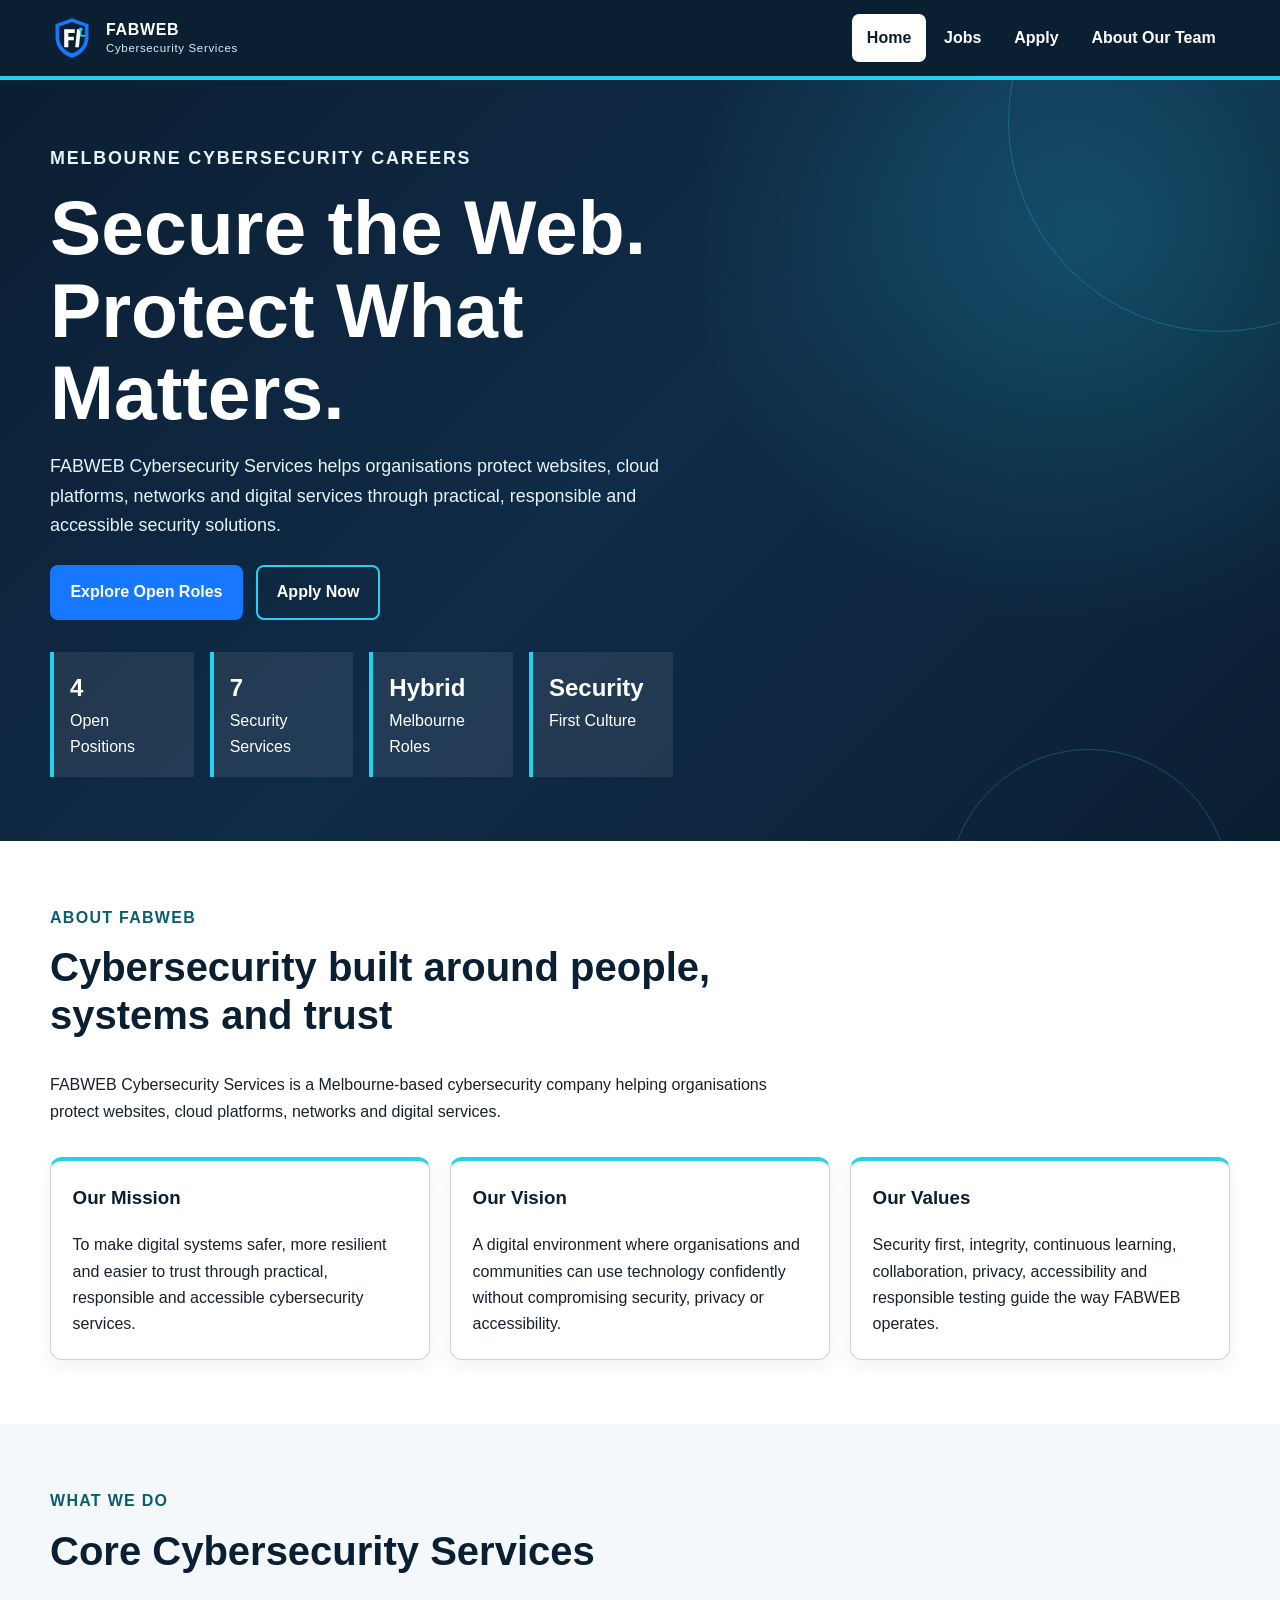
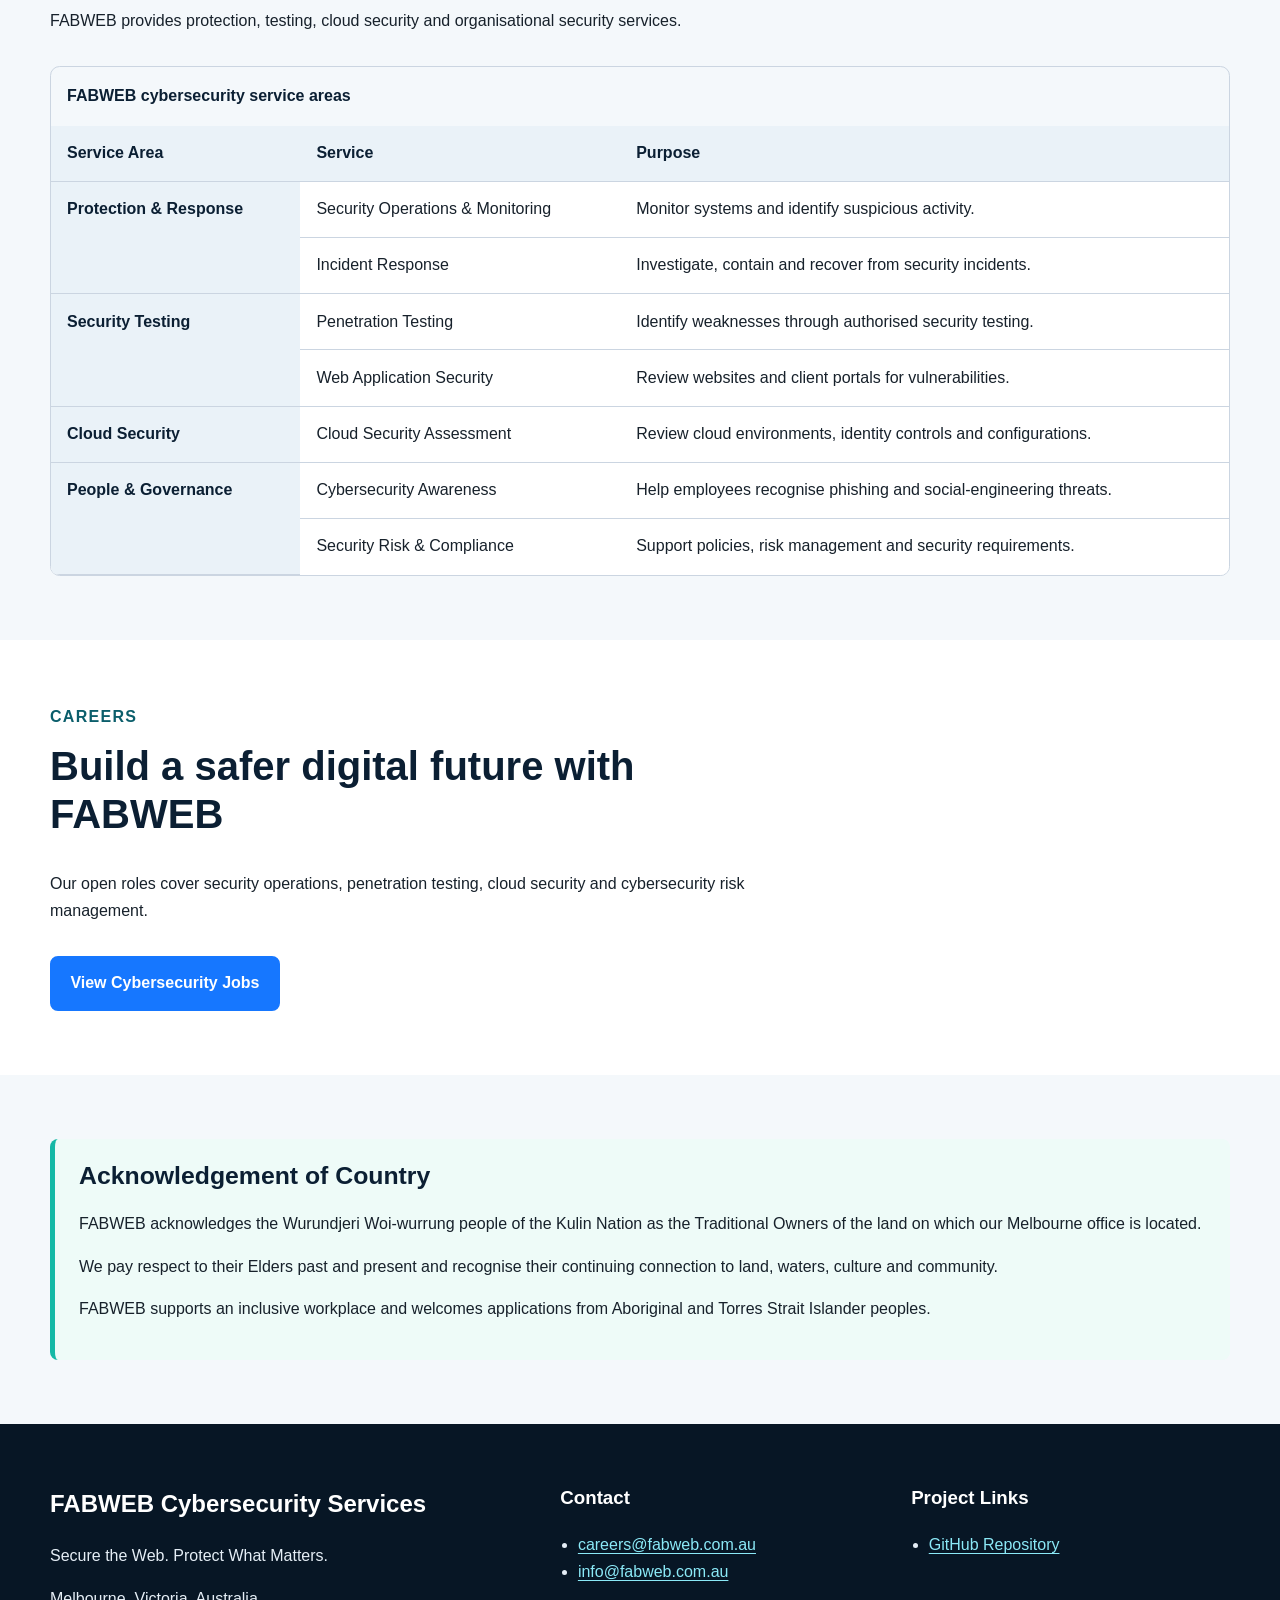
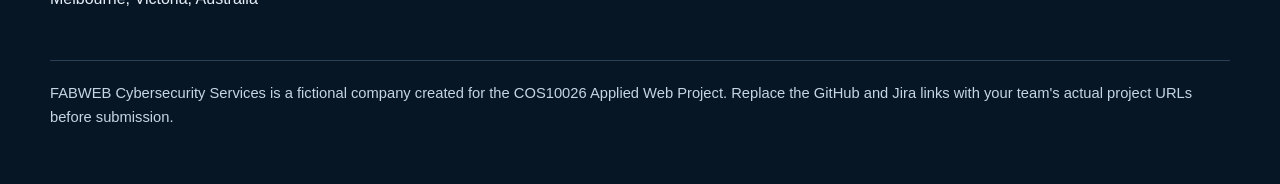
<file: index.html>
<!DOCTYPE html>
<html lang="en">

<head>
  <meta charset="utf-8">
  <meta name="viewport" content="width=device-width, initial-scale=1">
  <meta name="description"
    content="FABWEB Cybersecurity Services recruitment website for cybersecurity careers in Melbourne.">
  <title>FABWEB Cybersecurity Services | Home</title>
  <link rel="stylesheet" href="styles/styles.css">
  <link rel="stylesheet" href="styles/layout.css">
  <style>
    
    .home-highlight {
      border-top: 4px solid #22D3EE;
    }
  </style>
</head>

<body>
  <a class="skip-link" href="#main-content">Skip to main content</a>

  <header class="site-header">
    <div class="container header-inner">
      <a class="brand" href="index.html" aria-label="FABWEB Cybersecurity Services home">
        <img src="assets/logo.svg" alt="FABWEB shield logo">
        <span class="brand-text">FABWEB <small>Cybersecurity Services</small></span>
      </a>

      <nav class="primary-nav" aria-label="Primary navigation">
        <ul>
          <li><a href="index.html" aria-current="page">Home</a></li>
          <li><a href="jobs.html">Jobs</a></li>
          <li><a href="apply.html">Apply</a></li>
          <li><a href="about.html">About Our Team</a></li>
        </ul>
      </nav>
    </div>
  </header>

  <main id="main-content">
    <section class="hero" aria-labelledby="hero-title">
      <div class="container hero-grid">
        <div class="hero-content">
          <p class="eyebrow" style="letter-spacing: 0.1em;">Melbourne Cybersecurity Careers</p>
          <h1 id="hero-title">Secure the Web.<br>Protect What Matters.</h1>
          <p>FABWEB Cybersecurity Services helps organisations protect websites, cloud platforms, networks and digital
            services through practical, responsible and accessible security solutions.</p>

          <div class="hero-actions">
            <a class="button" href="jobs.html">Explore Open Roles</a>
            <a class="button secondary" href="apply.html">Apply Now</a>
          </div>

          <div class="stats" aria-label="FABWEB recruitment highlights">
            <div class="stat"><strong>4</strong> Open Positions</div>
            <div class="stat"><strong>7</strong> Security Services</div>
            <div class="stat"><strong>Hybrid</strong> Melbourne Roles</div>
            <div class="stat"><strong>Security</strong> First Culture</div>
          </div>
        </div>

        <div class="hero-visual">
          <img src="assets/hero-cybersecurity.svg"
            alt="Cybersecurity monitor showing a shield and connected security nodes">
        </div>
      </div>
    </section>

    <section class="section" aria-labelledby="about-fabweb-title">
      <div class="container">
        <div class="section-heading">
          <p class="eyebrow" style="color: #0B5E6B;">About FABWEB</p>
          <h2 id="about-fabweb-title">Cybersecurity built around people, systems and trust</h2>
          <p>FABWEB Cybersecurity Services is a Melbourne-based cybersecurity company helping organisations protect
            websites, cloud platforms, networks and digital services.</p>
        </div>

        <div class="cards">
          <article class="card home-highlight">
            <h3>Our Mission</h3>
            <p>To make digital systems safer, more resilient and easier to trust through practical, responsible and
              accessible cybersecurity services.</p>
          </article>

          <article class="card home-highlight">
            <h3>Our Vision</h3>
            <p>A digital environment where organisations and communities can use technology confidently without
              compromising security, privacy or accessibility.</p>
          </article>

          <article class="card home-highlight">
            <h3>Our Values</h3>
            <p>Security first, integrity, continuous learning, collaboration, privacy, accessibility and responsible
              testing guide the way FABWEB operates.</p>
          </article>
        </div>
      </div>
    </section>

    <section class="section alt" aria-labelledby="services-title">
      <div class="container">
        <div class="section-heading">
          <p class="eyebrow" style="color: #0B5E6B;">What We Do</p>
          <h2 id="services-title">Core Cybersecurity Services</h2>
          <p>FABWEB provides protection, testing, cloud security and organisational security services.</p>
        </div>

        <div class="table-wrap">
          <table>
            <caption>FABWEB cybersecurity service areas</caption>
            <thead>
              <tr>
                <th scope="col">Service Area</th>
                <th scope="col">Service</th>
                <th scope="col">Purpose</th>
              </tr>
            </thead>
            <tbody>
              <tr>
                <th scope="rowgroup" rowspan="2">Protection &amp; Response</th>
                <td>Security Operations &amp; Monitoring</td>
                <td>Monitor systems and identify suspicious activity.</td>
              </tr>
              <tr>
                <td>Incident Response</td>
                <td>Investigate, contain and recover from security incidents.</td>
              </tr>
              <tr>
                <th scope="rowgroup" rowspan="2">Security Testing</th>
                <td>Penetration Testing</td>
                <td>Identify weaknesses through authorised security testing.</td>
              </tr>
              <tr>
                <td>Web Application Security</td>
                <td>Review websites and client portals for vulnerabilities.</td>
              </tr>
              <tr>
                <th scope="row">Cloud Security</th>
                <td>Cloud Security Assessment</td>
                <td>Review cloud environments, identity controls and configurations.</td>
              </tr>
              <tr>
                <th scope="rowgroup" rowspan="2">People &amp; Governance</th>
                <td>Cybersecurity Awareness</td>
                <td>Help employees recognise phishing and social-engineering threats.</td>
              </tr>
              <tr>
                <td>Security Risk &amp; Compliance</td>
                <td>Support policies, risk management and security requirements.</td>
              </tr>
            </tbody>
          </table>
        </div>
      </div>
    </section>

    <section class="section" aria-labelledby="careers-title">
      <div class="container">
        <div class="section-heading">
          <p class="eyebrow" style="color: #0B5E6B;">Careers</p>
          <h2 id="careers-title">Build a safer digital future with FABWEB</h2>
          <p>Our open roles cover security operations, penetration testing, cloud security and cybersecurity risk
            management.</p>
        </div>
        <a class="button" href="jobs.html">View Cybersecurity Jobs</a>
      </div>
    </section>

    <section class="section alt" aria-labelledby="ack-title">
      <div class="container">
        <div class="acknowledgement">
          <h2 id="ack-title">Acknowledgement of Country</h2>
          <p>FABWEB acknowledges the Wurundjeri Woi-wurrung people of the Kulin Nation as the Traditional Owners of the
            land on which our Melbourne office is located.</p>
          <p>We pay respect to their Elders past and present and recognise their continuing connection to land, waters,
            culture and community.</p>
          <p>FABWEB supports an inclusive workplace and welcomes applications from Aboriginal and Torres Strait Islander
            peoples.</p>
        </div>
      </div>
    </section>
  </main>

  <footer class="site-footer">
    <div class="container">
      <div class="footer-grid">
        <section>
          <h2>FABWEB Cybersecurity Services</h2>
          <p>Secure the Web. Protect What Matters.</p>
          <p>Melbourne, Victoria, Australia</p>
        </section>

        <section>
          <h3>Contact</h3>
          <ul>
            <li><a href="mailto:careers@fabweb.com.au">careers@fabweb.com.au</a></li>
            <li><a href="mailto:info@fabweb.com.au">info@fabweb.com.au</a></li>
          </ul>
        </section>

        <section>
          <h3>Project Links</h3>
          <ul>
            <li><a href="https://github.com/RShashimalKarunasinghe/Applied-Web-Project.git" target="_blank" rel="noopener">GitHub Repository</a></li>
          </ul>
        </section>
      </div>

      <p class="footer-note">FABWEB Cybersecurity Services is a fictional company created for the COS10026 Applied Web
        Project. Replace the GitHub and Jira links with your team's actual project URLs before submission.</p>
    </div>
  </footer>
</body>

</html>
</file>
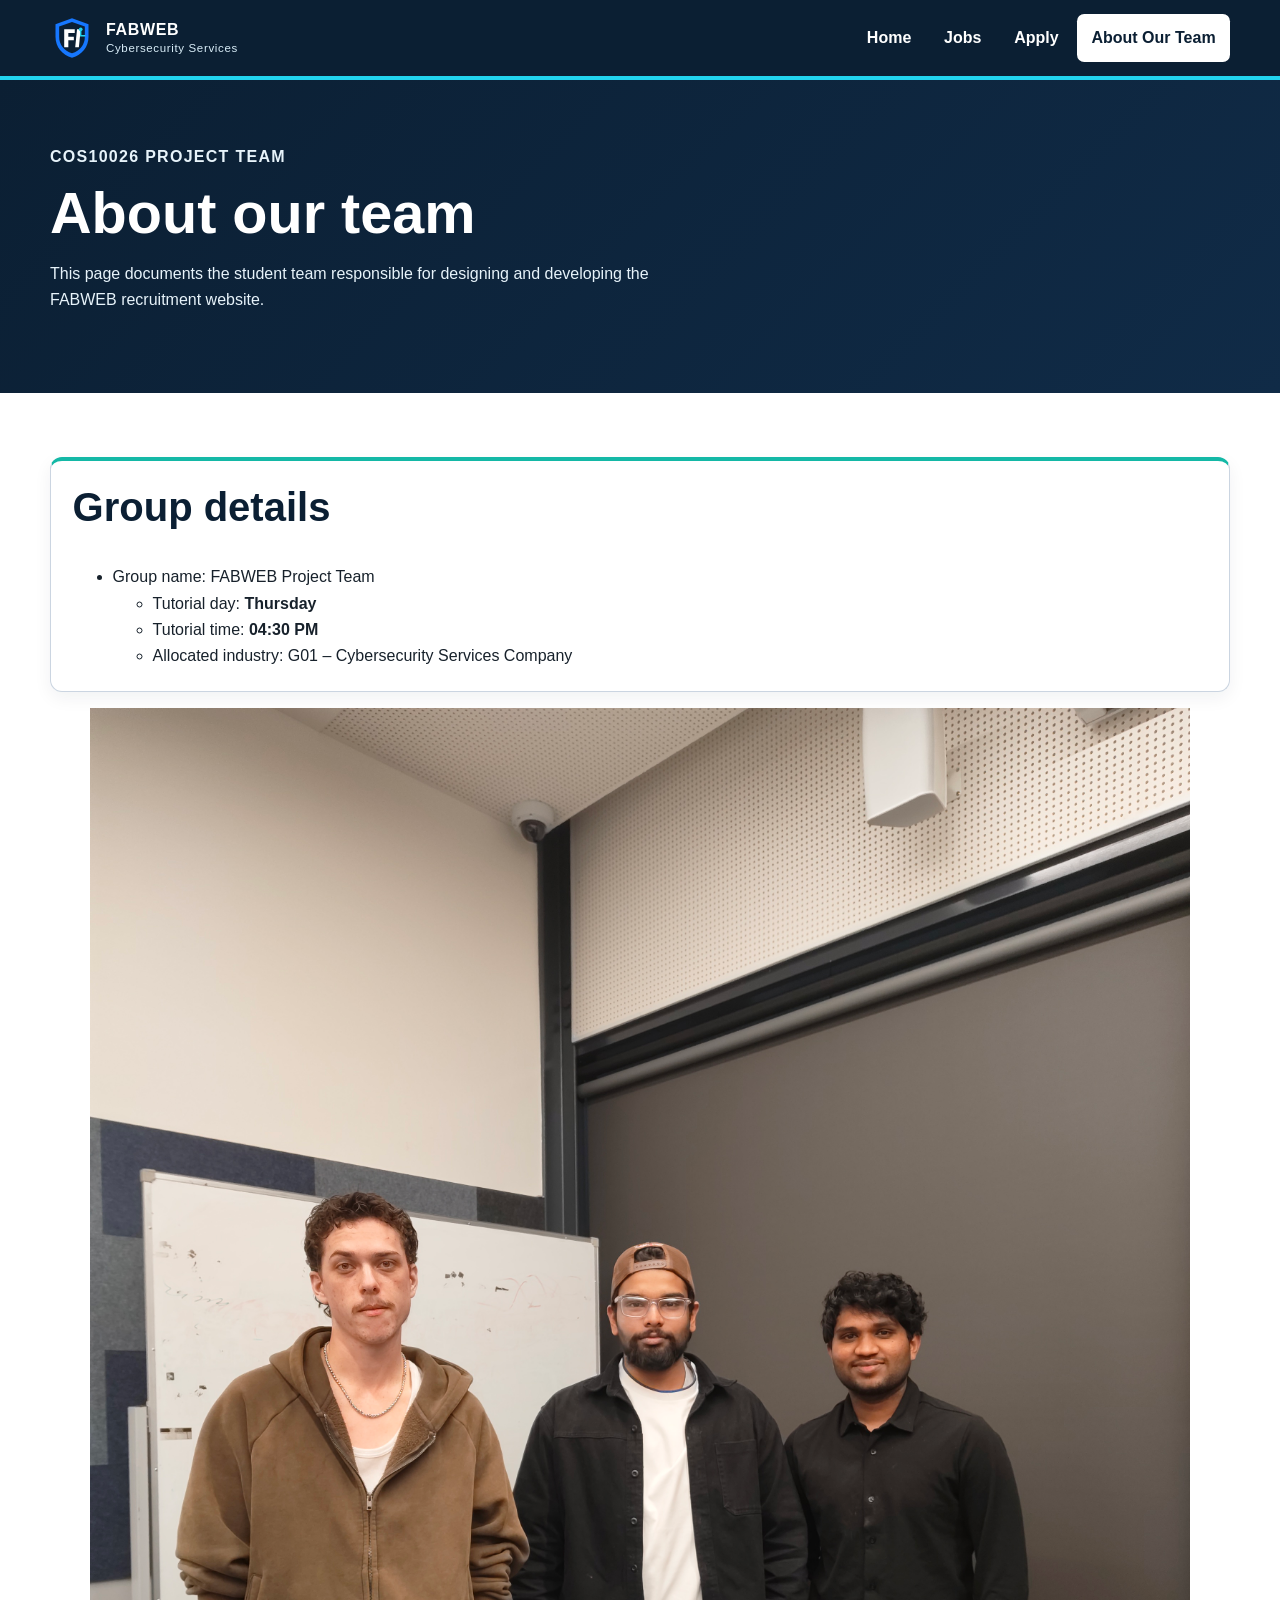
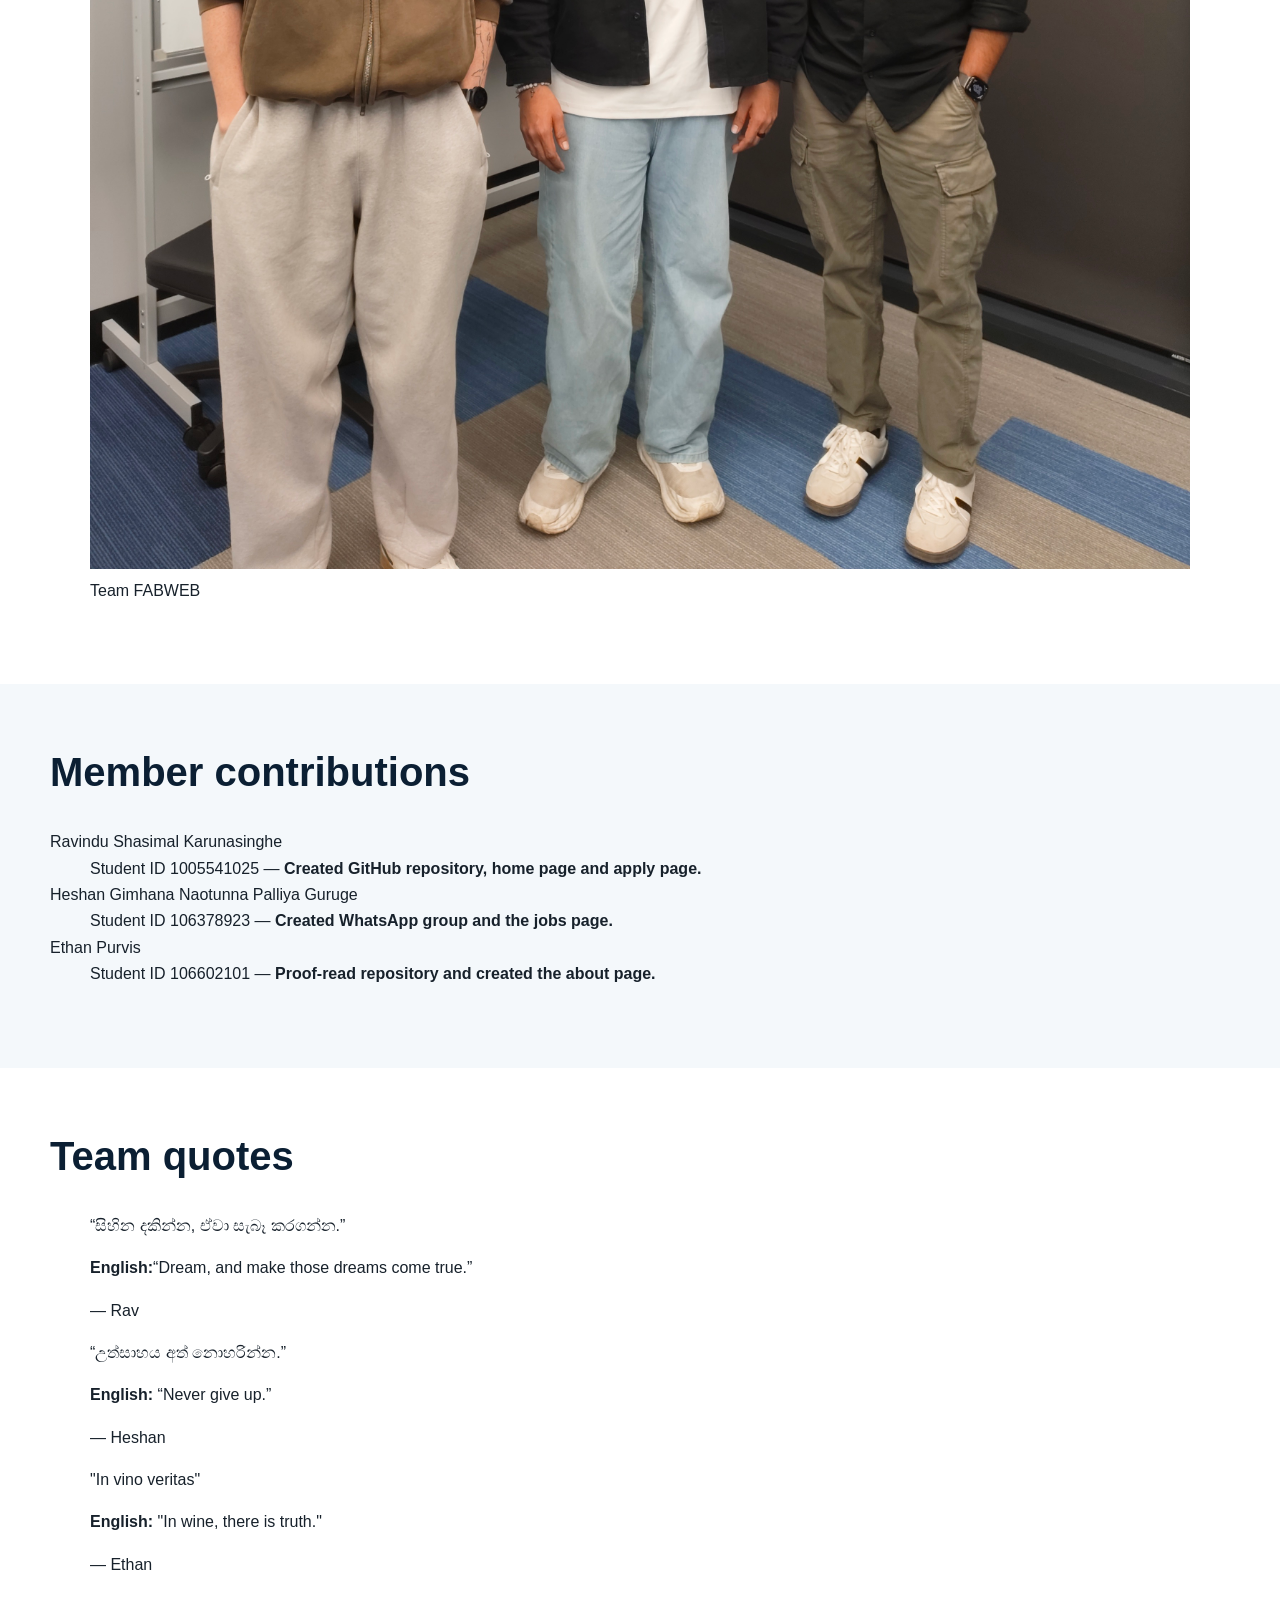
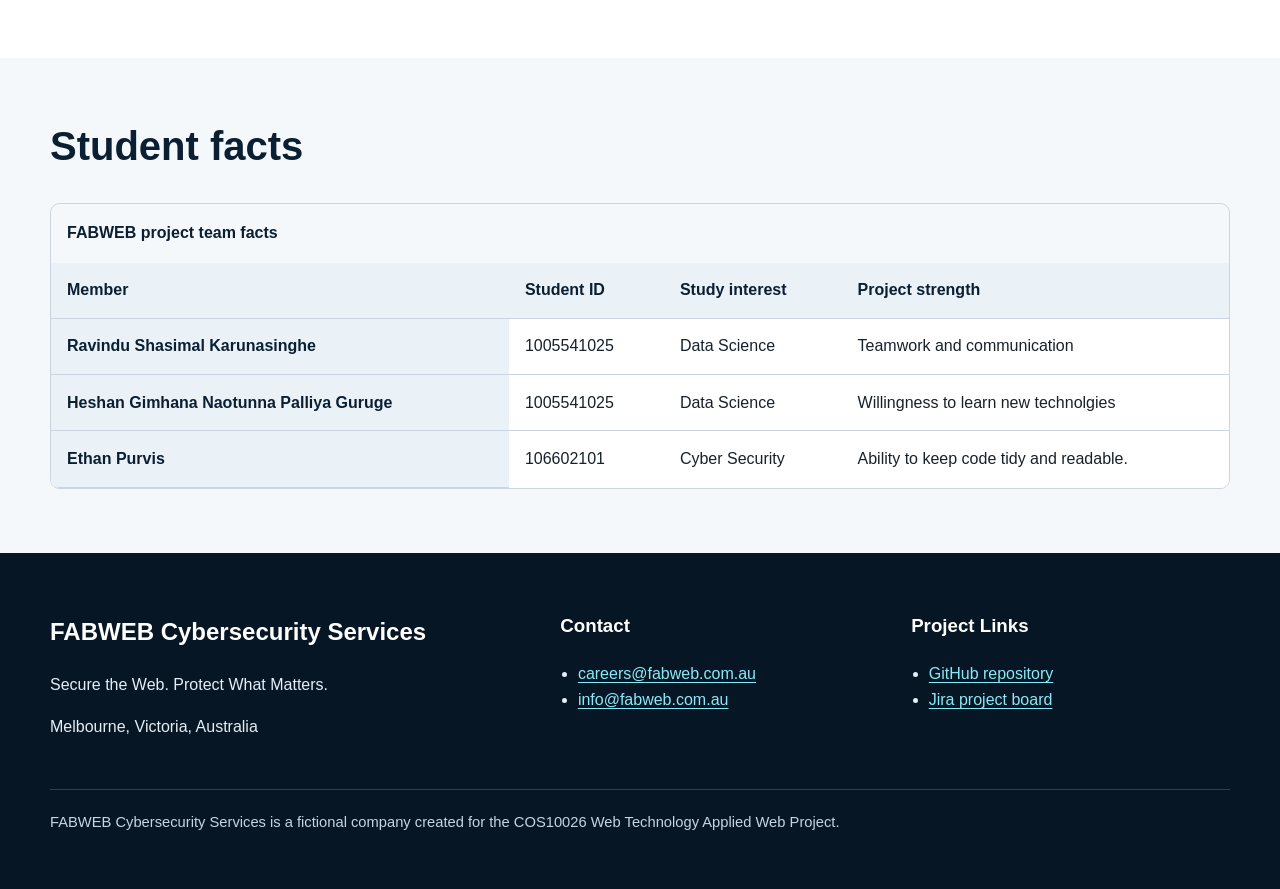
<file: about.html>
<!DOCTYPE html>
<html lang="en">
<head>
  <meta charset="utf-8">
  <meta name="viewport" content="width=device-width, initial-scale=1">
  <meta name="description" content="Meet the student project team behind the FABWEB Cybersecurity Services website.">
  <title>About Our Team | FABWEB</title>
  <link rel="stylesheet" href="styles/styles.css">
  <link rel="stylesheet" href="styles/layout.css">
  <style>
    /* Embedded CSS demonstration. */
    .team-summary { border-top: 4px solid #14B8A6; }
  </style>
</head>
<body>
  <!-- GenAI acknowledgement: initial code and content were drafted with assistance from OpenAI ChatGPT. -->
  <a class="skip-link" href="#main-content">Skip to main content</a>

<!-- Navbar elements -->
  <header class="site-header">
    <div class="container header-inner">
      <a class="brand" href="index.html" aria-label="FABWEB Cybersecurity Services home">
        <img src="assets/logo.svg" alt="FABWEB shield logo">
        <span class="brand-text">FABWEB <small>Cybersecurity Services</small></span>
      </a>
      <nav class="primary-nav" aria-label="Primary navigation">
        <ul>
          <li><a href="index.html">Home</a></li>
          <li><a href="jobs.html">Jobs</a></li>
          <li><a href="apply.html">Apply</a></li>
          <li><a href="about.html" aria-current="page">About Our Team</a></li>
        </ul>
      </nav>
    </div>
  </header>

<!-- Heading elements -->
  <main id="main-content">
    <section class="page-banner">
      <div class="container">
        <p class="eyebrow">COS10026 project team</p>
        <h1>About our team</h1>
        <p>This page documents the student team responsible for designing and developing the FABWEB recruitment website.</p>
      </div>
    </section>

<!-- Group details section -->
    <section class="section">
      <div class="container about-grid">
        <section class="card team-summary" aria-labelledby="group-details-title">
          <h2 id="group-details-title">Group details</h2>
          <ul>
            <li>Group name: FABWEB Project Team
              <ul>
                <li>Tutorial day: <strong>Thursday</strong></li>
                <li>Tutorial time: <strong>04:30 PM</strong></li>
                <li>Allocated industry: G01 – Cybersecurity Services Company</li>
              </ul>
            </li>
          </ul>
        </section>

        <figure class="team-figure">
          <img src="assets/teamphoto.jpg" alt="Image of the FABWEB team members">
          <figcaption>Team FABWEB</figcaption>
        </figure>
      </div>
    </section>

<!-- Contributions section -->
    <section class="section alt" aria-labelledby="contributions-title">
      <div class="container">
        <h2 id="contributions-title">Member contributions</h2>
        <dl class="definition-list">

          <dt>Ravindu Shasimal Karunasinghe</dt>
          <dd>Student ID <span class="student-id">1005541025</span> — <strong>Created GitHub repository, home page and apply page.</strong></dd>

          <dt>Heshan Gimhana Naotunna Palliya Guruge</dt>
          <dd>Student ID <span class="student-id">106378923</span> — <strong>Created WhatsApp group and the jobs page.</strong></dd>

          <dt>Ethan Purvis</dt>
          <dd>Student ID <span class="student-id">106602101</span> — <strong>Proof-read repository and created the about page.</strong></dd>

        </dl>
      </div>
    </section>

<!-- Quotes section -->
    <section class="section" aria-labelledby="quotes-title">
      <div class="container">
        <h2 id="quotes-title">Team quotes</h2>
        
        <blockquote>
          <p>“සිහින දකින්න, ඒවා සැබෑ කරගන්න.”</p>
          <p><strong>English:</strong>“Dream, and make those dreams come true.”</p>
          <footer>— Rav</footer>
        </blockquote>
        <blockquote>
          <p>“උත්සාහය අත් නොහරින්න.”</p>
          <p><strong>English:</strong> “Never give up.”</p>
          <footer>— Heshan</footer>
        </blockquote>
        <blockquote>
          <p>"In vino veritas"</p>
          <p><strong>English:</strong> "In wine, there is truth."</p>
          <footer>— Ethan</footer>
        </blockquote>
      </div>
    </section>

<!-- Facts section -->
    <section class="section alt" aria-labelledby="facts-title">
      <div class="container">
        <h2 id="facts-title">Student facts</h2>
        <div class="table-wrap">
          <table>
            <caption>FABWEB project team facts</caption>
            <thead>
              <tr>
                <th scope="col">Member</th>
                <th scope="col">Student ID</th>
                <th scope="col">Study interest</th>
                <th scope="col">Project strength</th>
              </tr>
            </thead>
            <tbody>

              <tr>
                <th scope="row">Ravindu Shasimal Karunasinghe</th>
                <td><span class="student-id">1005541025</span></td>
                <td>Data Science</td>
                <td>Teamwork and communication</td>
              </tr>

              <tr>
                <th scope="row">Heshan Gimhana Naotunna Palliya Guruge</th>
                <td><span class="student-id">1005541025</span></td>
                <td>Data Science</td>
                <td>Willingness to learn new technolgies</td>
              </tr>

              <tr>
                <th scope="row">Ethan Purvis</th>
                <td><span class="student-id">106602101</span></td>
                <td>Cyber Security</td>
                <td>Ability to keep code tidy and readable.</td>
              </tr>
            </tbody>
          </table>
        </div>
      </div>
    </section>
  </main>

  <!-- Footer -->
  <footer class="site-footer">
    <div class="container">
      <div class="footer-grid">
        <section><h2>FABWEB Cybersecurity Services</h2><p>Secure the Web. Protect What Matters.</p><p>Melbourne, Victoria, Australia</p></section>
        <section><h3>Contact</h3><ul><li><a href="mailto:careers@fabweb.com.au">careers@fabweb.com.au</a></li><li><a href="mailto:info@fabweb.com.au">info@fabweb.com.au</a></li></ul></section>
        <section><h3>Project Links</h3><ul><li><a href="https://github.com/" target="_blank" rel="noopener">GitHub repository</a></li><li><a href="https://www.atlassian.com/software/jira" target="_blank" rel="noopener">Jira project board</a></li></ul></section>
      </div>
      <p class="footer-note">FABWEB Cybersecurity Services is a fictional company created for the COS10026 Web Technology Applied Web Project.</p>
    </div>
  </footer>
</body>
</html>
</file>
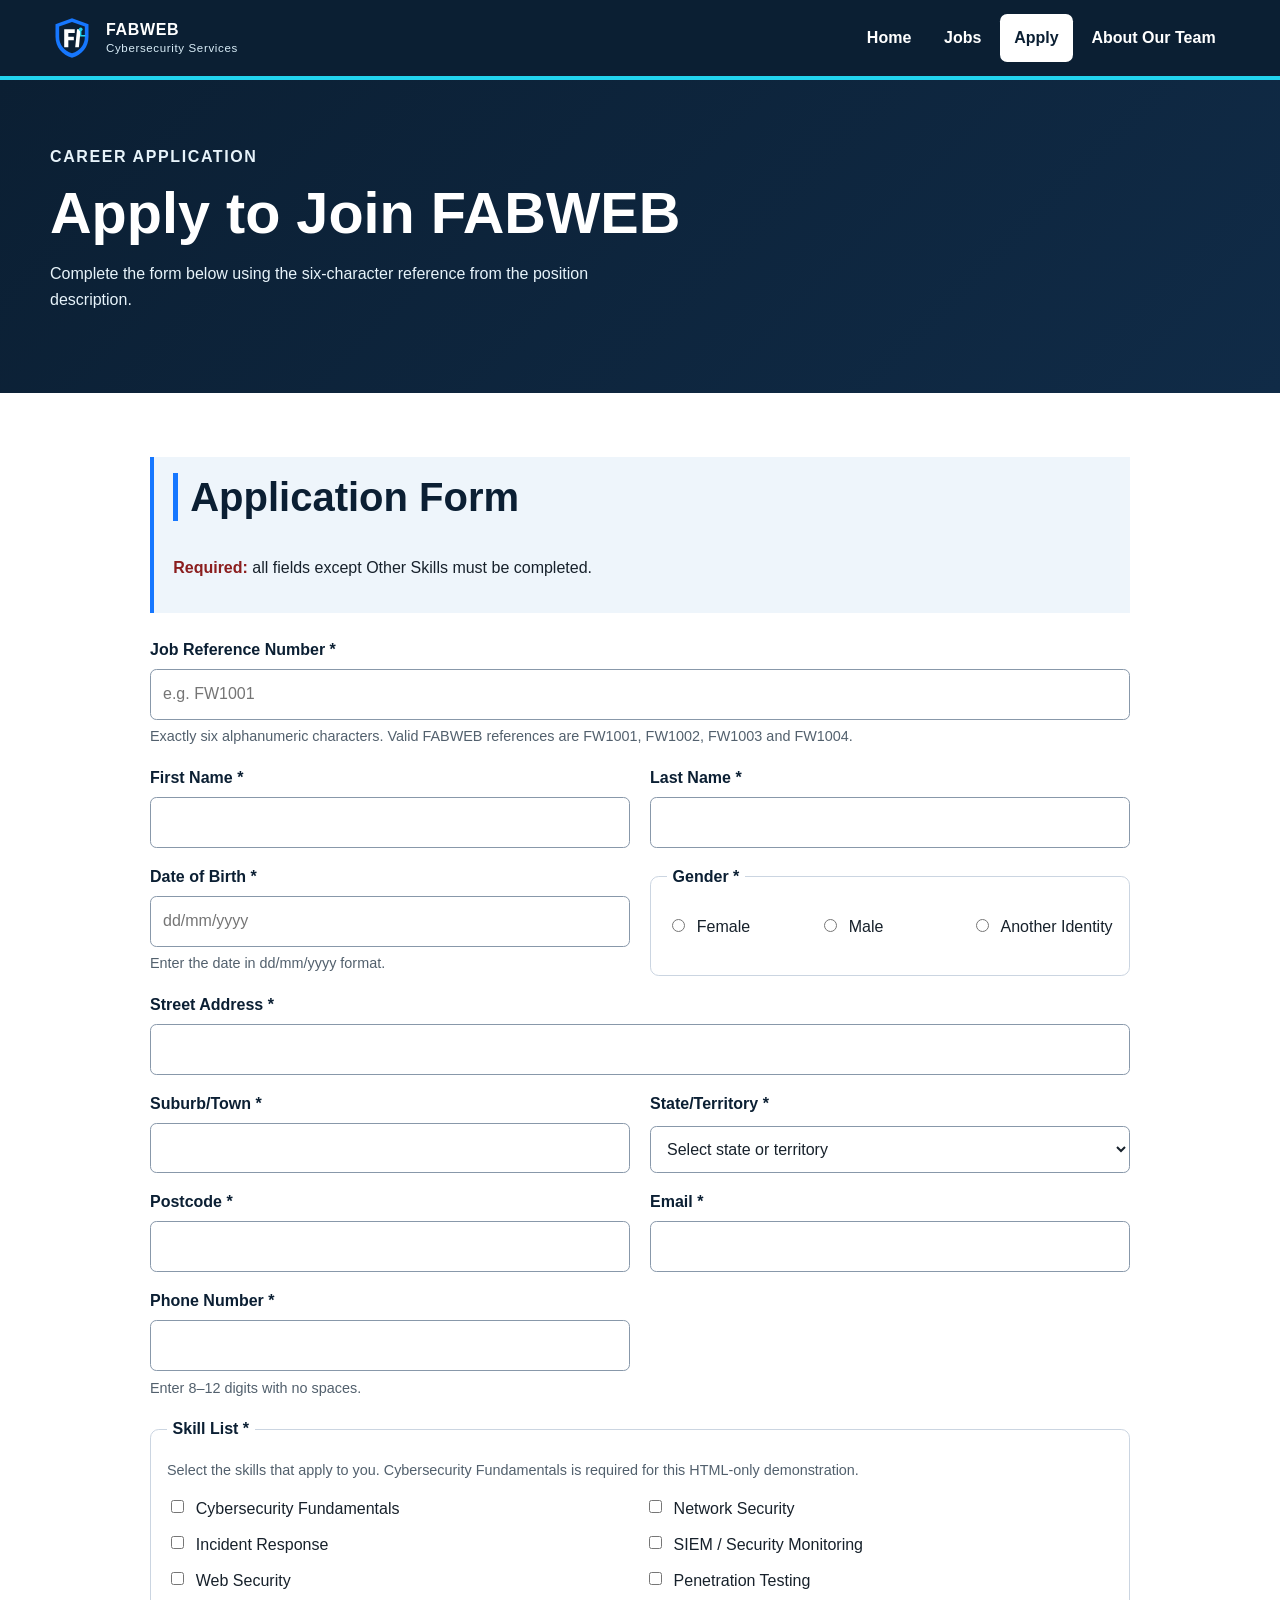
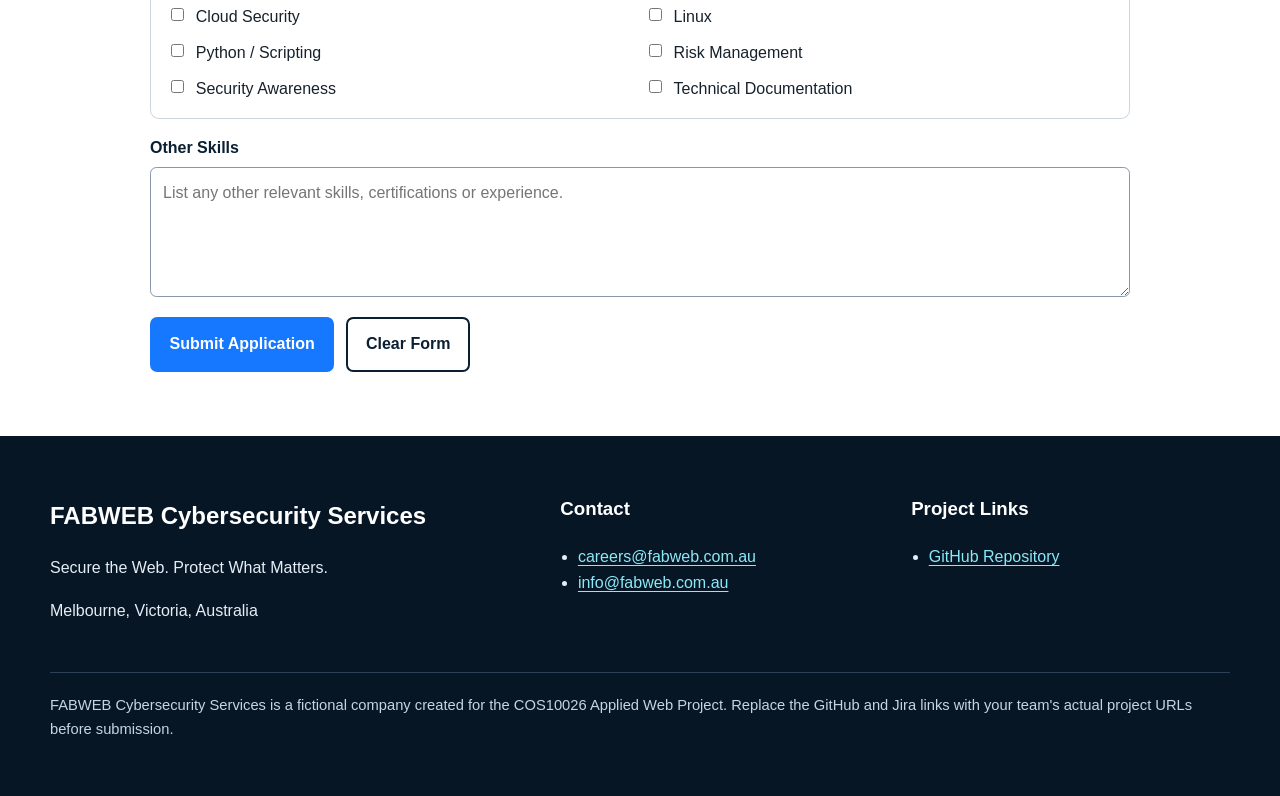
<file: apply.html>
<!DOCTYPE html>
<html lang="en">

<head>
  <meta charset="utf-8">
  <meta name="viewport" content="width=device-width, initial-scale=1">
  <meta name="description" content="Apply for a cybersecurity role at FABWEB Cybersecurity Services.">
  <title>Apply | FABWEB Cybersecurity Services</title>
  <link rel="stylesheet" href="styles/styles.css">
  <link rel="stylesheet" href="styles/layout.css">
  <style>
    
    .form-shell h2 {
      border-left: 5px solid #1677FF;
      padding-left: 0.75rem;
    }
  </style>
</head>

<body>
  <a class="skip-link" href="#main-content">Skip to main content</a>

  <header class="site-header">
    <div class="container header-inner">
      <a class="brand" href="index.html" aria-label="FABWEB Cybersecurity Services home">
        <img src="assets/logo.svg" alt="FABWEB shield logo">
        <span class="brand-text">FABWEB <small>Cybersecurity Services</small></span>
      </a>

      <nav class="primary-nav" aria-label="Primary navigation">
        <ul>
          <li><a href="index.html">Home</a></li>
          <li><a href="jobs.html">Jobs</a></li>
          <li><a href="apply.html" aria-current="page">Apply</a></li>
          <li><a href="about.html">About Our Team</a></li>
        </ul>
      </nav>
    </div>
  </header>

  <main id="main-content">
    <section class="page-banner">
      <div class="container">
        <p class="eyebrow" style="letter-spacing: 0.1em;">Career Application</p>
        <h1>Apply to Join FABWEB</h1>
        <p>Complete the form below using the six-character reference from the position description.</p>
      </div>
    </section>

    <section class="section">
      <div class="container form-shell">
        <div class="form-intro">
          <h2>Application Form</h2>
          <p><span class="required-note">Required:</span> all fields except Other Skills must be completed.</p>
        </div>

        <form class="application-form" method="post" action="https://mercury.swin.edu.au/it000000/formtest.php">
          <div class="form-grid">
            <div class="form-group full">
              <label for="jobref">Job Reference Number <span aria-hidden="true">*</span></label>
              <input id="jobref" name="jobref" type="text" required maxlength="6" pattern="[A-Za-z0-9]{6}"
                placeholder="e.g. FW1001" aria-describedby="jobref-help">
              <p class="help-text" id="jobref-help">Exactly six alphanumeric characters. Valid FABWEB references are
                FW1001, FW1002, FW1003 and FW1004.</p>
            </div>

            <div class="form-group">
              <label for="firstname">First Name <span aria-hidden="true">*</span></label>
              <input id="firstname" name="firstname" type="text" required maxlength="20" pattern="[A-Za-z]{1,20}"
                autocomplete="given-name" title="Use alphabetic characters only, maximum 20 characters.">
            </div>

            <div class="form-group">
              <label for="lastname">Last Name <span aria-hidden="true">*</span></label>
              <input id="lastname" name="lastname" type="text" required maxlength="20" pattern="[A-Za-z]{1,20}"
                autocomplete="family-name" title="Use alphabetic characters only, maximum 20 characters.">
            </div>

            <div class="form-group">
              <label for="dob">Date of Birth <span aria-hidden="true">*</span></label>
              <input id="dob" name="dob" type="text" required placeholder="dd/mm/yyyy"
                pattern="(0[1-9]|[12][0-9]|3[01])/(0[1-9]|1[0-2])/[0-9]{4}" aria-describedby="dob-help">
              <p class="help-text" id="dob-help">Enter the date in dd/mm/yyyy format.</p>
            </div>

            <fieldset class="form-group">
              <legend>Gender <span aria-hidden="true">*</span></legend>
              <div class="radio-group">
                <label class="choice"><input type="radio" name="gender" value="female" required> Female</label>
                <label class="choice"><input type="radio" name="gender" value="male"> Male</label>
                <label class="choice"><input type="radio" name="gender" value="other"> Another Identity</label>
              </div>
            </fieldset>

            <div class="form-group full">
              <label for="street">Street Address <span aria-hidden="true">*</span></label>
              <input id="street" name="street" type="text" required maxlength="40" autocomplete="street-address">
            </div>

            <div class="form-group">
              <label for="suburb">Suburb/Town <span aria-hidden="true">*</span></label>
              <input id="suburb" name="suburb" type="text" required maxlength="40" autocomplete="address-level2">
            </div>

            <div class="form-group">
              <label for="state">State/Territory <span aria-hidden="true">*</span></label>
              <select id="state" name="state" required autocomplete="address-level1">
                <option value="">Select state or territory</option>
                <option value="VIC">VIC</option>
                <option value="NSW">NSW</option>
                <option value="QLD">QLD</option>
                <option value="NT">NT</option>
                <option value="WA">WA</option>
                <option value="SA">SA</option>
                <option value="TAS">TAS</option>
                <option value="ACT">ACT</option>
              </select>
            </div>

            <div class="form-group">
              <label for="postcode">Postcode <span aria-hidden="true">*</span></label>
              <input id="postcode" name="postcode" type="text" required maxlength="4" pattern="[0-9]{4}"
                inputmode="numeric" autocomplete="postal-code" title="Enter exactly four digits.">
            </div>

            <div class="form-group">
              <label for="email">Email <span aria-hidden="true">*</span></label>
              <input id="email" name="email" type="email" required autocomplete="email">
            </div>

            <div class="form-group">
              <label for="phone">Phone Number <span aria-hidden="true">*</span></label>
              <input id="phone" name="phone" type="tel" required pattern="[0-9]{8,12}" inputmode="numeric"
                autocomplete="tel" aria-describedby="phone-help">
              <p class="help-text" id="phone-help">Enter 8–12 digits with no spaces.</p>
            </div>
            <fieldset class="form-group full">
              <legend>Skill List <span aria-hidden="true">*</span></legend>
              <p class="help-text">Select the skills that apply to you. Cybersecurity Fundamentals is required for this
                HTML-only demonstration.</p>
              <div class="checkbox-grid">
                <label class="choice"><input type="checkbox" name="skills[]" value="cybersecurity-fundamentals"
                    required> Cybersecurity Fundamentals</label>
                <label class="choice"><input type="checkbox" name="skills[]" value="network-security"> Network
                  Security</label>
                <label class="choice"><input type="checkbox" name="skills[]" value="incident-response"> Incident
                  Response</label>
                <label class="choice"><input type="checkbox" name="skills[]" value="siem"> SIEM / Security
                  Monitoring</label>
                <label class="choice"><input type="checkbox" name="skills[]" value="web-security"> Web Security</label>
                <label class="choice"><input type="checkbox" name="skills[]" value="penetration-testing"> Penetration
                  Testing</label>
                <label class="choice"><input type="checkbox" name="skills[]" value="cloud-security"> Cloud
                  Security</label>
                <label class="choice"><input type="checkbox" name="skills[]" value="linux"> Linux</label>
                <label class="choice"><input type="checkbox" name="skills[]" value="scripting"> Python /
                  Scripting</label>
                <label class="choice"><input type="checkbox" name="skills[]" value="risk-management"> Risk
                  Management</label>
                <label class="choice"><input type="checkbox" name="skills[]" value="security-awareness"> Security
                  Awareness</label>
                <label class="choice"><input type="checkbox" name="skills[]" value="technical-documentation"> Technical
                  Documentation</label>
              </div>
            </fieldset>

            <div class="form-group full">
              <label for="other-skills">Other Skills</label>
              <textarea id="other-skills" name="other_skills"
                placeholder="List any other relevant skills, certifications or experience."></textarea>
            </div>
          </div>
          <div class="submit-row">
            <input type="submit" value="Submit Application">
            <input type="reset" value="Clear Form">
          </div>
        </form>
      </div>
    </section>
  </main>

  <footer class="site-footer">
    <div class="container">
      <div class="footer-grid">
        <section>
          <h2>FABWEB Cybersecurity Services</h2>
          <p>Secure the Web. Protect What Matters.</p>
          <p>Melbourne, Victoria, Australia</p>
        </section>

        <section>
          <h3>Contact</h3>
          <ul>
            <li><a href="mailto:careers@fabweb.com.au">careers@fabweb.com.au</a></li>
            <li><a href="mailto:info@fabweb.com.au">info@fabweb.com.au</a></li>
          </ul>
        </section>

        <section>
          <h3>Project Links</h3>
          <ul>
            <li><a href="https://github.com/RShashimalKarunasinghe/Applied-Web-Project.git" target="_blank" rel="noopener">GitHub Repository</a></li>
            </li>
          </ul>
        </section>
      </div>

      <p class="footer-note">FABWEB Cybersecurity Services is a fictional company created for the COS10026 Applied Web
        Project. Replace the GitHub and Jira links with your team's actual project URLs before submission.</p>
    </div>
  </footer>
</body>

</html>
</file>
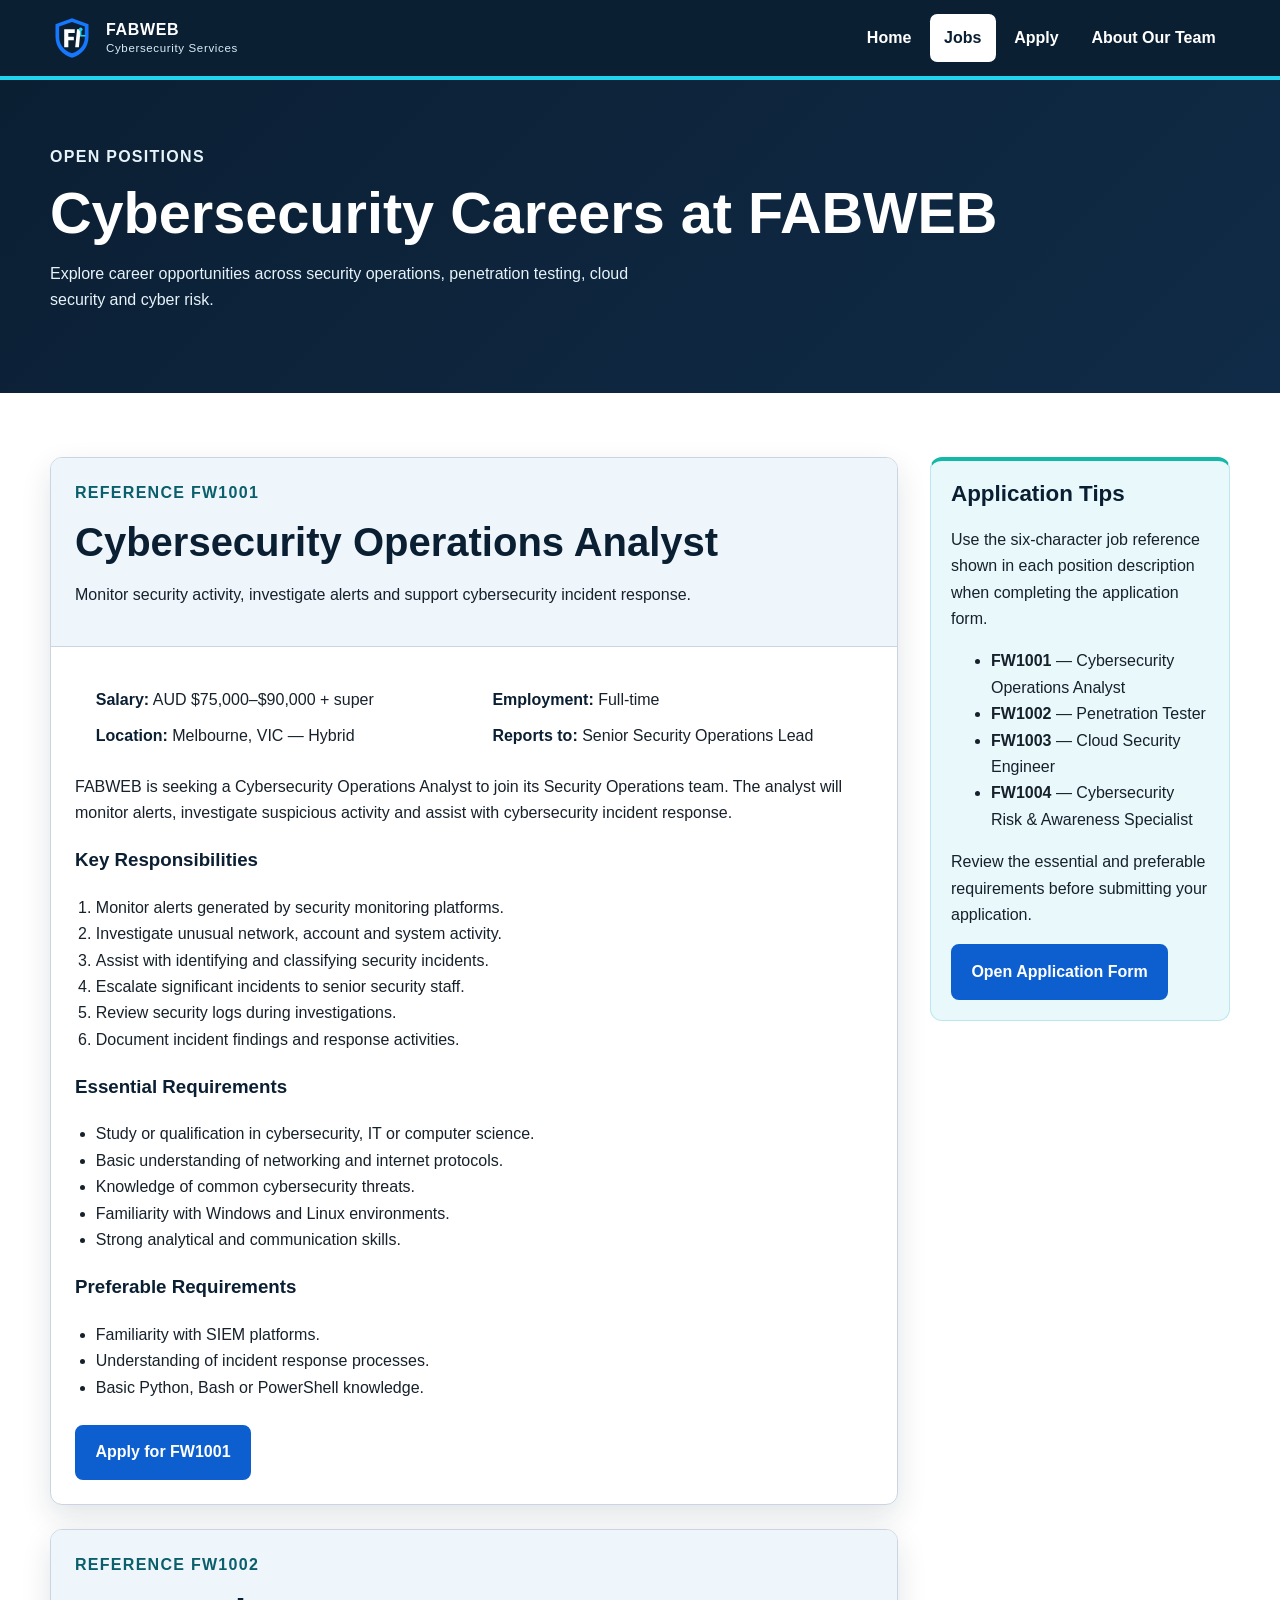
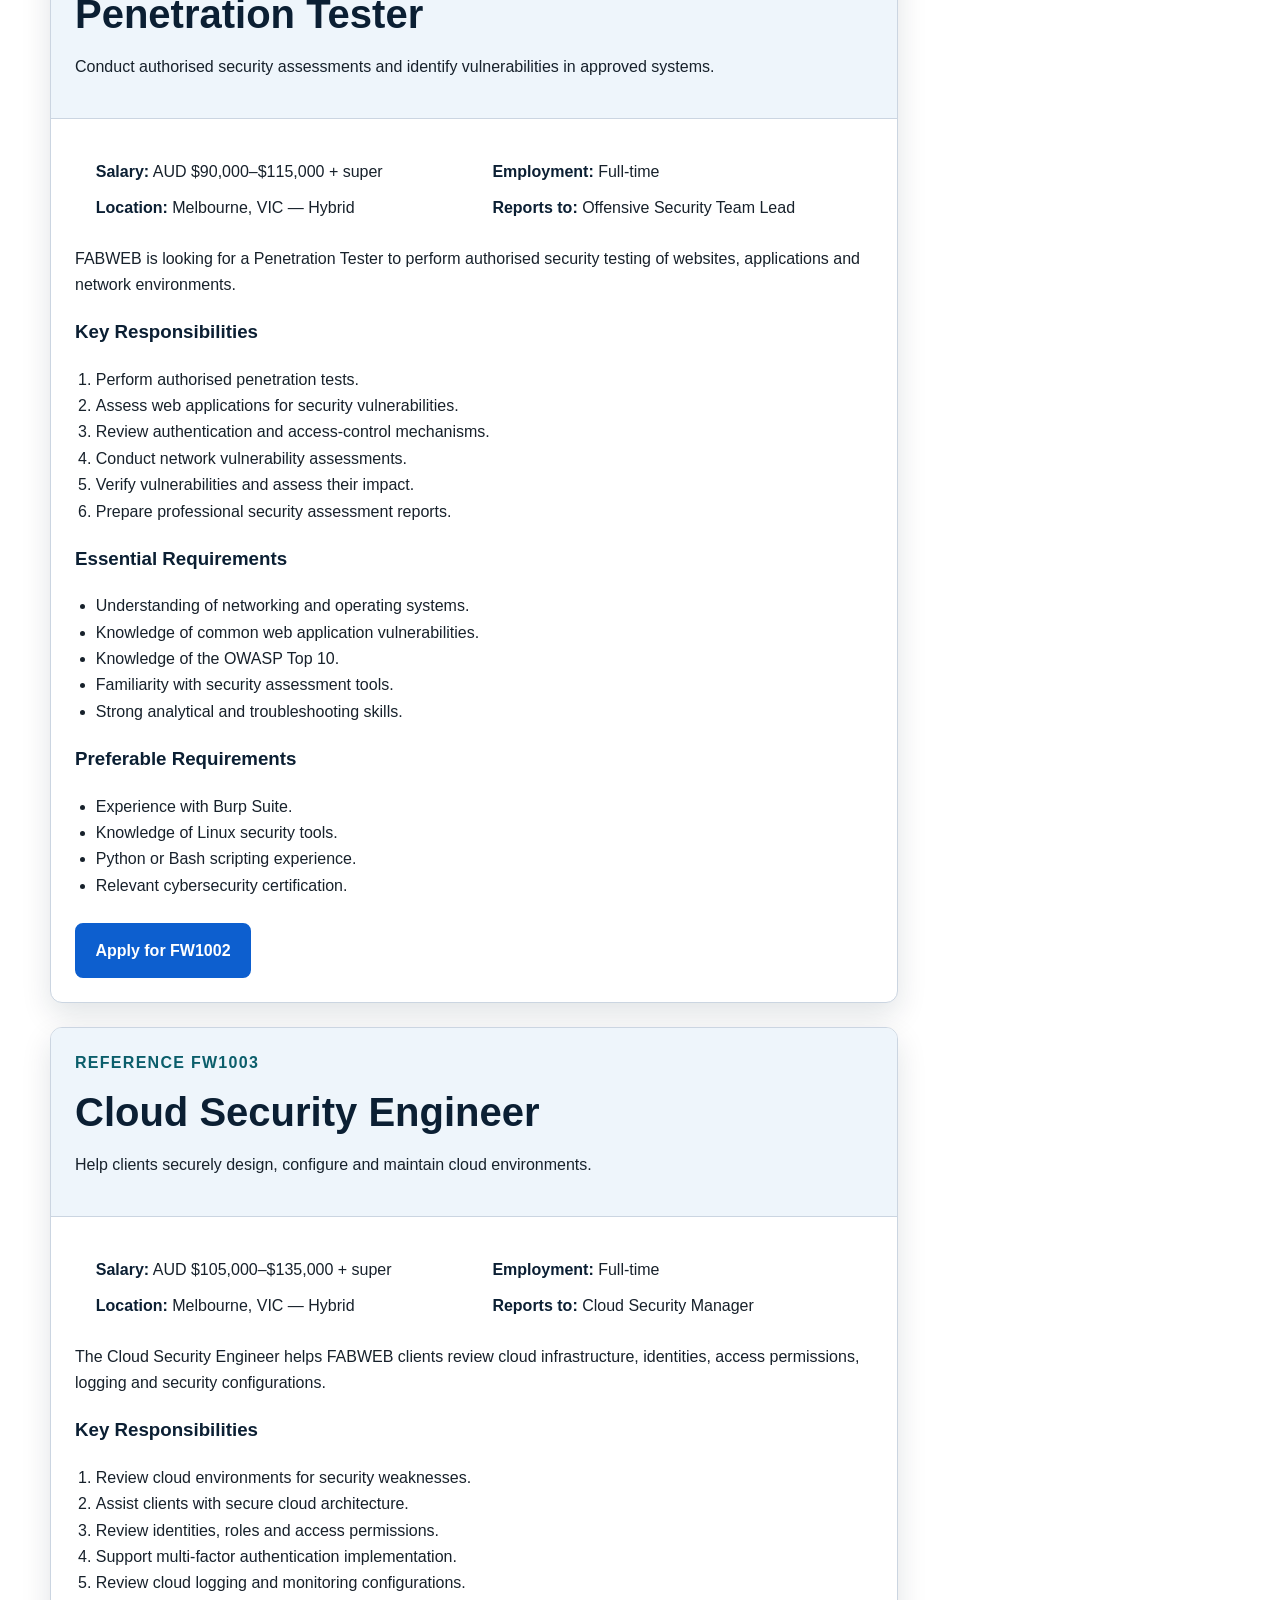
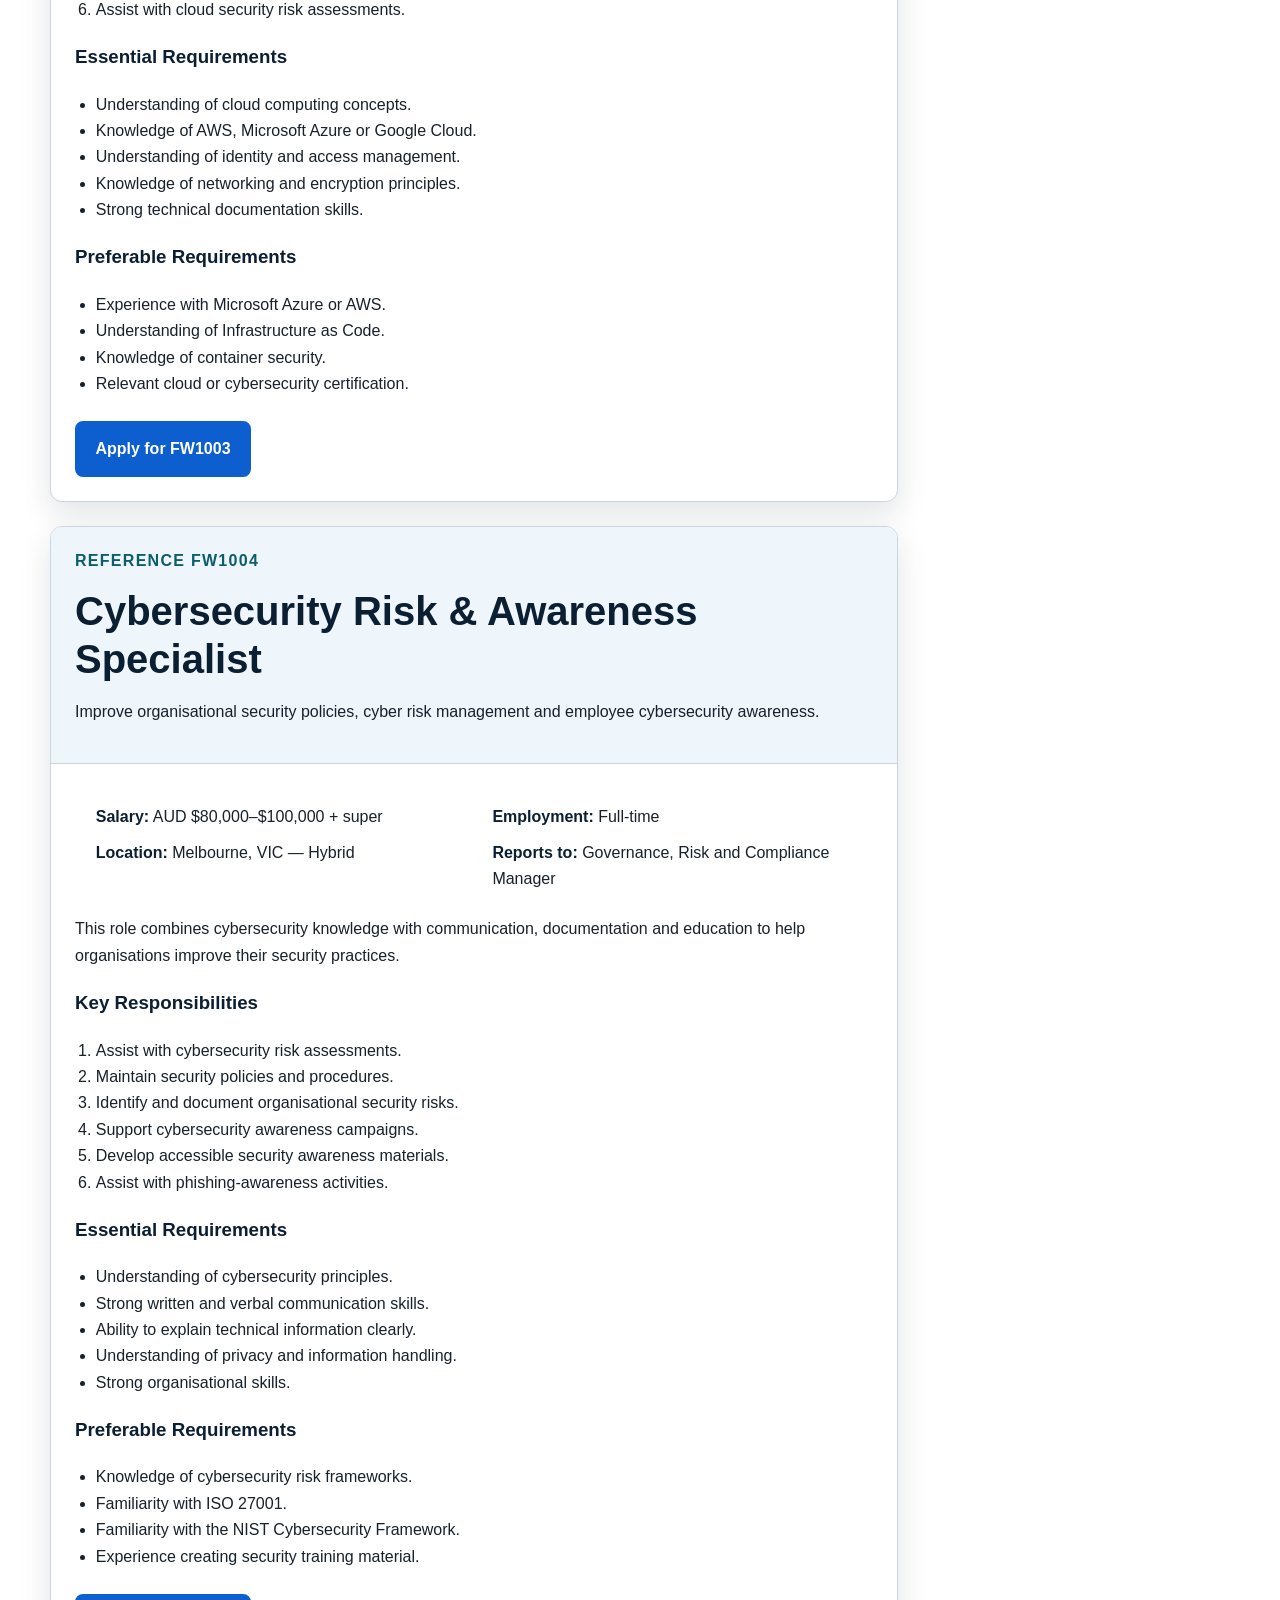
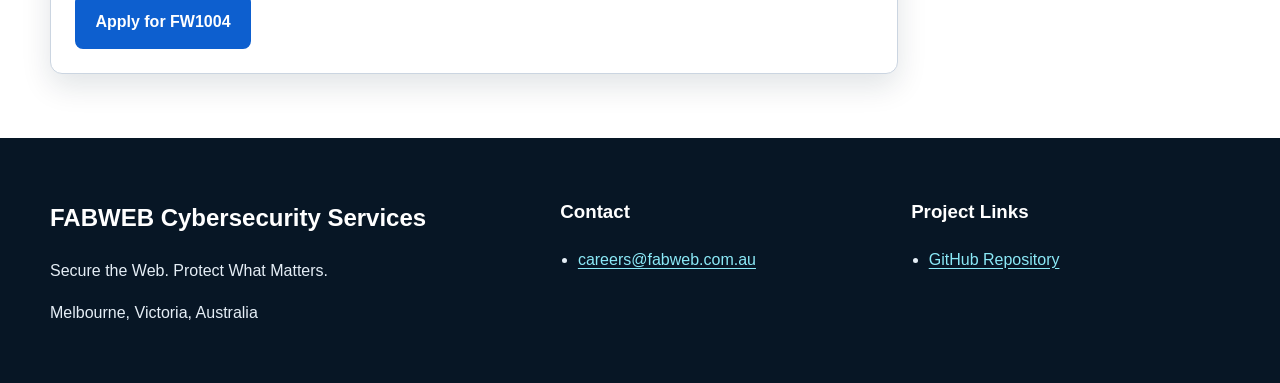
<file: jobs.html>
<!DOCTYPE html>
<html lang="en">

<head>
  <meta charset="utf-8">
  <meta name="viewport" content="width=device-width, initial-scale=1">

  <meta name="description"
    content="Explore cybersecurity career opportunities at FABWEB Cybersecurity Services.">

  <title>Cybersecurity Jobs | FABWEB</title>

  <link rel="stylesheet" href="styles/styles.css">
  <link rel="stylesheet" href="styles/layout.css">
</head>

<body>

  <header class="site-header">
    <div class="container header-inner">

      <a class="brand" href="index.html">
        <img src="assets/logo.svg" alt="FABWEB shield logo">

        <span class="brand-text">
          FABWEB
          <small>Cybersecurity Services</small>
        </span>
      </a>

      <nav class="primary-nav" aria-label="Primary navigation">
        <ul>
          <li><a href="index.html">Home</a></li>
          <li><a href="jobs.html" aria-current="page">Jobs</a></li>
          <li><a href="apply.html">Apply</a></li>
          <li><a href="about.html">About Our Team</a></li>
        </ul>
      </nav>

    </div>
  </header>

  <main>

    <section class="page-banner">
      <div class="container">

        <p class="eyebrow">Open Positions</p>

        <h1>Cybersecurity Careers at FABWEB</h1>

        <p>
          Explore career opportunities across security operations,
          penetration testing, cloud security and cyber risk.
        </p>

      </div>
    </section>

    <section class="section">

      <div class="container job-layout">

        <div class="job-list">

          <!-- Job FW1001 -->
          <section class="job-card" id="fw1001">

            <header>
              <p class="eyebrow">Reference FW1001</p>

              <h2>Cybersecurity Operations Analyst</h2>

              <p>
                Monitor security activity, investigate alerts and support
                cybersecurity incident response.
              </p>
            </header>

            <div class="job-body">

              <ul class="job-meta">
                <li>
                  <strong>Salary:</strong>
                  AUD $75,000–$90,000 + super
                </li>

                <li>
                  <strong>Employment:</strong>
                  Full-time
                </li>

                <li>
                  <strong>Location:</strong>
                  Melbourne, VIC — Hybrid
                </li>

                <li>
                  <strong>Reports to:</strong>
                  Senior Security Operations Lead
                </li>
              </ul>

              <p>
                FABWEB is seeking a Cybersecurity Operations Analyst to join
                its Security Operations team. The analyst will monitor alerts,
                investigate suspicious activity and assist with cybersecurity
                incident response.
              </p>

              <h3>Key Responsibilities</h3>

              <ol>
                <li>Monitor alerts generated by security monitoring platforms.</li>
                <li>Investigate unusual network, account and system activity.</li>
                <li>Assist with identifying and classifying security incidents.</li>
                <li>Escalate significant incidents to senior security staff.</li>
                <li>Review security logs during investigations.</li>
                <li>Document incident findings and response activities.</li>
              </ol>

              <h3>Essential Requirements</h3>

              <ul>
                <li>Study or qualification in cybersecurity, IT or computer science.</li>
                <li>Basic understanding of networking and internet protocols.</li>
                <li>Knowledge of common cybersecurity threats.</li>
                <li>Familiarity with Windows and Linux environments.</li>
                <li>Strong analytical and communication skills.</li>
              </ul>

              <h3>Preferable Requirements</h3>

              <ul>
                <li>Familiarity with SIEM platforms.</li>
                <li>Understanding of incident response processes.</li>
                <li>Basic Python, Bash or PowerShell knowledge.</li>
              </ul>

              <div class="button-row">
                <a class="button" href="apply.html">
                  Apply for FW1001
                </a>
              </div>

            </div>

          </section>


          <!-- Job FW1002 -->
          <section class="job-card" id="fw1002">

            <header>
              <p class="eyebrow">Reference FW1002</p>

              <h2>Penetration Tester</h2>

              <p>
                Conduct authorised security assessments and identify
                vulnerabilities in approved systems.
              </p>
            </header>

            <div class="job-body">

              <ul class="job-meta">
                <li>
                  <strong>Salary:</strong>
                  AUD $90,000–$115,000 + super
                </li>

                <li>
                  <strong>Employment:</strong>
                  Full-time
                </li>

                <li>
                  <strong>Location:</strong>
                  Melbourne, VIC — Hybrid
                </li>

                <li>
                  <strong>Reports to:</strong>
                  Offensive Security Team Lead
                </li>
              </ul>

              <p>
                FABWEB is looking for a Penetration Tester to perform
                authorised security testing of websites, applications and
                network environments.
              </p>

              <h3>Key Responsibilities</h3>

              <ol>
                <li>Perform authorised penetration tests.</li>
                <li>Assess web applications for security vulnerabilities.</li>
                <li>Review authentication and access-control mechanisms.</li>
                <li>Conduct network vulnerability assessments.</li>
                <li>Verify vulnerabilities and assess their impact.</li>
                <li>Prepare professional security assessment reports.</li>
              </ol>

              <h3>Essential Requirements</h3>

              <ul>
                <li>Understanding of networking and operating systems.</li>
                <li>Knowledge of common web application vulnerabilities.</li>
                <li>Knowledge of the OWASP Top 10.</li>
                <li>Familiarity with security assessment tools.</li>
                <li>Strong analytical and troubleshooting skills.</li>
              </ul>

              <h3>Preferable Requirements</h3>

              <ul>
                <li>Experience with Burp Suite.</li>
                <li>Knowledge of Linux security tools.</li>
                <li>Python or Bash scripting experience.</li>
                <li>Relevant cybersecurity certification.</li>
              </ul>

              <div class="button-row">
                <a class="button" href="apply.html">
                  Apply for FW1002
                </a>
              </div>

            </div>

          </section>


          <!-- Job FW1003 -->
          <section class="job-card" id="fw1003">

            <header>
              <p class="eyebrow">Reference FW1003</p>

              <h2>Cloud Security Engineer</h2>

              <p>
                Help clients securely design, configure and maintain
                cloud environments.
              </p>
            </header>

            <div class="job-body">

              <ul class="job-meta">
                <li>
                  <strong>Salary:</strong>
                  AUD $105,000–$135,000 + super
                </li>

                <li>
                  <strong>Employment:</strong>
                  Full-time
                </li>

                <li>
                  <strong>Location:</strong>
                  Melbourne, VIC — Hybrid
                </li>

                <li>
                  <strong>Reports to:</strong>
                  Cloud Security Manager
                </li>
              </ul>

              <p>
                The Cloud Security Engineer helps FABWEB clients review
                cloud infrastructure, identities, access permissions,
                logging and security configurations.
              </p>

              <h3>Key Responsibilities</h3>

              <ol>
                <li>Review cloud environments for security weaknesses.</li>
                <li>Assist clients with secure cloud architecture.</li>
                <li>Review identities, roles and access permissions.</li>
                <li>Support multi-factor authentication implementation.</li>
                <li>Review cloud logging and monitoring configurations.</li>
                <li>Assist with cloud security risk assessments.</li>
              </ol>

              <h3>Essential Requirements</h3>

              <ul>
                <li>Understanding of cloud computing concepts.</li>
                <li>Knowledge of AWS, Microsoft Azure or Google Cloud.</li>
                <li>Understanding of identity and access management.</li>
                <li>Knowledge of networking and encryption principles.</li>
                <li>Strong technical documentation skills.</li>
              </ul>

              <h3>Preferable Requirements</h3>

              <ul>
                <li>Experience with Microsoft Azure or AWS.</li>
                <li>Understanding of Infrastructure as Code.</li>
                <li>Knowledge of container security.</li>
                <li>Relevant cloud or cybersecurity certification.</li>
              </ul>

              <div class="button-row">
                <a class="button" href="apply.html">
                  Apply for FW1003
                </a>
              </div>

            </div>

          </section>


          <!-- Job FW1004 -->
          <section class="job-card" id="fw1004">

            <header>
              <p class="eyebrow">Reference FW1004</p>

              <h2>Cybersecurity Risk &amp; Awareness Specialist</h2>

              <p>
                Improve organisational security policies, cyber risk
                management and employee cybersecurity awareness.
              </p>
            </header>

            <div class="job-body">

              <ul class="job-meta">
                <li>
                  <strong>Salary:</strong>
                  AUD $80,000–$100,000 + super
                </li>

                <li>
                  <strong>Employment:</strong>
                  Full-time
                </li>

                <li>
                  <strong>Location:</strong>
                  Melbourne, VIC — Hybrid
                </li>

                <li>
                  <strong>Reports to:</strong>
                  Governance, Risk and Compliance Manager
                </li>
              </ul>

              <p>
                This role combines cybersecurity knowledge with
                communication, documentation and education to help
                organisations improve their security practices.
              </p>

              <h3>Key Responsibilities</h3>

              <ol>
                <li>Assist with cybersecurity risk assessments.</li>
                <li>Maintain security policies and procedures.</li>
                <li>Identify and document organisational security risks.</li>
                <li>Support cybersecurity awareness campaigns.</li>
                <li>Develop accessible security awareness materials.</li>
                <li>Assist with phishing-awareness activities.</li>
              </ol>

              <h3>Essential Requirements</h3>

              <ul>
                <li>Understanding of cybersecurity principles.</li>
                <li>Strong written and verbal communication skills.</li>
                <li>Ability to explain technical information clearly.</li>
                <li>Understanding of privacy and information handling.</li>
                <li>Strong organisational skills.</li>
              </ul>

              <h3>Preferable Requirements</h3>

              <ul>
                <li>Knowledge of cybersecurity risk frameworks.</li>
                <li>Familiarity with ISO 27001.</li>
                <li>Familiarity with the NIST Cybersecurity Framework.</li>
                <li>Experience creating security training material.</li>
              </ul>

              <div class="button-row">
                <a class="button" href="apply.html">
                  Apply for FW1004
                </a>
              </div>

            </div>

          </section>

        </div>


        <!-- Application Guide -->
        <aside class="job-aside" aria-labelledby="application-tips-title">

          <h2 id="application-tips-title">Application Tips</h2>

          <p>
            Use the six-character job reference shown in each
            position description when completing the application form.
          </p>

          <ul>
            <li><strong>FW1001</strong> — Cybersecurity Operations Analyst</li>
            <li><strong>FW1002</strong> — Penetration Tester</li>
            <li><strong>FW1003</strong> — Cloud Security Engineer</li>
            <li>
              <strong>FW1004</strong> —
              Cybersecurity Risk &amp; Awareness Specialist
            </li>
          </ul>

          <p>
            Review the essential and preferable requirements before
            submitting your application.
          </p>

          <a class="button" href="apply.html">
            Open Application Form
          </a>

        </aside>

      </div>

    </section>

  </main>

  <footer class="site-footer">

    <div class="container">

      <div class="footer-grid">

        <section>
          <h2>FABWEB Cybersecurity Services</h2>
          <p>Secure the Web. Protect What Matters.</p>
          <p>Melbourne, Victoria, Australia</p>
        </section>

        <section>
          <h3>Contact</h3>
          <ul>
            <li>
              <a href="mailto:careers@fabweb.com.au">
                careers@fabweb.com.au
              </a>
            </li>
          </ul>
        </section>

        <section>
          <h3>Project Links</h3>
          <ul>
            <li><a href="https://github.com/RShashimalKarunasinghe/Applied-Web-Project.git" target="_blank" rel="noopener">GitHub Repository</a></li>
          </ul>
        </section>

      </div>

    </div>

  </footer>

</body>
</html>
</file>
<file: styles/styles.css>
/*
  FABWEB Cybersecurity Services — styles.css
  VISUAL STYLESHEET: colours, typography, borders, backgrounds and effects.
*/

/* =========================================================
   1. GENERAL
   ========================================================= */
:root {
    --navy: #0B1F33;
    --navy-2: #102B47;
    --blue: #1677FF;
    --cyan: #22D3EE;
    --teal: #14B8A6;
    --light: #F4F8FB;
    --white: #FFFFFF;
    --text: #17212B;
    --muted: #52606D;
    --border: #CBD5E1;
    --focus: #FFBF47;
    --shadow: 0 12px 30px rgba(11, 31, 51, 0.12);
}

html {
    scroll-behavior: smooth;
}

body {
    font-family: Arial, Helvetica, sans-serif;
    line-height: 1.65;
    color: var(--text);
    background: var(--white);
}

a {
    color: #005FCC;
    text-underline-offset: 0.2em;
}

a:hover {
    text-decoration-thickness: 2px;
}

.site-header {
    background: var(--navy);
    color: var(--white);
    border-bottom: 4px solid var(--cyan);
}

.brand {
    color: var(--white);
    text-decoration: none;
    font-weight: 700;
    letter-spacing: 0.04em;
}

.brand-text {
    line-height: 1.15;
}

.brand-text small {
    font-size: 0.72rem;
    font-weight: 400;
    color: #D9EDF8;
}

.primary-nav ul {
    list-style: none;
}

.primary-nav a {
    border-radius: 0.45rem;
    color: var(--white);
    text-decoration: none;
    font-weight: 700;
}

.primary-nav a:hover,
.primary-nav a[aria-current="page"] {
    background: var(--white);
    color: var(--navy);
}

.section.alt {
    background: var(--light);
}

.section-heading h2,
.section h2 {
    color: var(--navy);
    font-size: clamp(1.8rem, 4vw, 2.5rem);
    line-height: 1.2;
}

.eyebrow {
    font-weight: 700;
    letter-spacing: 0.08em;
    text-transform: uppercase;
    color: var(--cyan);
}

.page-banner {
    background: linear-gradient(135deg, var(--navy), var(--navy-2));
    color: var(--white);
}

.page-banner h1 {
    line-height: 1.08;
    font-size: clamp(2.2rem, 5vw, 3.6rem);
}

.page-banner p {
    color: #E7F3FA;
}

.button {
    border: 2px solid var(--blue);
    border-radius: 0.5rem;
    background: var(--blue);
    color: var(--white);
    text-decoration: none;
    font-weight: 700;
}

.button:hover {
    background: #0D5FCF;
    border-color: #0D5FCF;
}

.button.secondary {
    background: transparent;
    border-color: var(--cyan);
    color: var(--white);
}

.button.secondary:hover {
    background: rgba(34, 211, 238, 0.12);
}

.card {
    background: var(--white);
    border: 1px solid var(--border);
    border-radius: 0.75rem;
    box-shadow: 0 6px 18px rgba(11, 31, 51, 0.06);
}

.card h3 {
    color: var(--navy);
}

.table-wrap {
    border: 1px solid var(--border);
    border-radius: 0.6rem;
}

table {
    border-collapse: collapse;
    background: var(--white);
}

caption {
    font-weight: 700;
    text-align: left;
    color: var(--navy);
}

th,
td {
    border-bottom: 1px solid var(--border);
    text-align: left;
    vertical-align: top;
}

th {
    background: #EAF2F8;
    color: var(--navy);
}

tr:last-child td {
    border-bottom: 0;
}

.site-footer {
    background: #071625;
    color: #E5EEF6;
}

.site-footer h2,
.site-footer h3 {
    color: var(--white);
}

.site-footer a {
    color: #8BE9F7;
}

.footer-note {
    border-top: 1px solid #2C4155;
    color: #C6D5E2;
    font-size: 0.92rem;
}

/* =========================================================
   2. INDEX.HTML ONLY
   ========================================================= */
.hero {
    background:
        radial-gradient(circle at 85% 20%, rgba(34, 211, 238, 0.22), transparent 32%),
        linear-gradient(135deg, #0B1F33 0%, #102B47 50%, #0B1F33 100%);
    color: var(--white);
}

.hero::before,
.hero::after {
    content: "";
    border: 1px solid rgba(34, 211, 238, 0.28);
    border-radius: 50%;
}

.hero h1 {
    line-height: 1.08;
    font-size: clamp(2.4rem, 6vw, 4.8rem);
}

.hero p {
    font-size: 1.12rem;
    color: #E7F3FA;
}

.stat {
    border-left: 4px solid var(--cyan);
    background: rgba(255, 255, 255, 0.08);
}

.stat strong {
    font-size: 1.5rem;
    color: var(--white);
}

.acknowledgement {
    border-left: 5px solid var(--teal);
    background: #EEFBF8;
    border-radius: 0.5rem;
}

.acknowledgement h2 {
    font-size: 1.55rem;
}

/* =========================================================
   3. JOBS.HTML ONLY
   ========================================================= */
.job-card {
    background: var(--white);
    border: 1px solid var(--border);
    border-radius: 0.75rem;
    box-shadow: var(--shadow);
}

.job-card header {
    background: #EEF5FB;
    border-bottom: 1px solid var(--border);
}

.job-card header .eyebrow {
    color: #0B5E6B;
}

.job-card h2,
.job-card h3 {
    color: var(--navy);
}

.job-meta {
    list-style: none;
}

.job-meta strong {
    color: var(--navy);
}

.job-aside {
    background: #E8F8FB;
    border: 1px solid #B9E8EF;
    border-radius: 0.75rem;
    border-top: 4px solid var(--teal);
}

.job-aside h2 {
    color: var(--navy);
    font-size: 1.4rem;
}

/* Improve colour contrast for Jobs page application buttons */
.job-card .button,
.job-aside .button {
    background: #0D5FCF;
    border-color: #0D5FCF;
    color: #FFFFFF;
}

.job-card .button:hover,
.job-aside .button:hover {
    background: #0B4FAF;
    border-color: #0B4FAF;
}
/* =========================================================
   4. APPLY.HTML ONLY
   ========================================================= */
.form-intro {
    background: #EEF5FB;
    border-left: 4px solid var(--blue);
}

label,
legend {
    font-weight: 700;
    color: var(--navy);
}

input,
select,
textarea {
    border: 1px solid #8898AA;
    border-radius: 0.4rem;
    background: var(--white);
    color: var(--text);
    font: inherit;
}

fieldset {
    border: 1px solid var(--border);
    border-radius: 0.55rem;
}

.choice {
    font-weight: 400;
    color: var(--text);
}

.help-text {
    font-size: 0.9rem;
    color: var(--muted);
}

.required-note {
    color: #8B1E1E;
    font-weight: 700;
}

input[type="submit"],
input[type="reset"] {
    border-radius: 0.45rem;
    font: inherit;
    font-weight: 700;
    cursor: pointer;
}

input[type="submit"] {
    border: 2px solid var(--blue);
    background: var(--blue);
    color: var(--white);
}

input[type="reset"] {
    border: 2px solid var(--navy);
    background: var(--white);
    color: var(--navy);
}

input[type="submit"]:hover {
    background: #0D5FCF;
}

input[type="reset"]:hover {
    background: #EEF5FB;
}

/* =========================================================
   5. ABOUT.HTML ONLY
   ========================================================= */

:focus-visible {
    outline: 3px solid var(--focus);
    outline-offset: 3px;
}

.skip-link {
    background: var(--white);
    color: var(--navy);
    border: 2px solid var(--navy);
    border-radius: 0.35rem;
}

@media (prefers-reduced-motion: reduce) {

    *,
    *::before,
    *::after {
        scroll-behavior: auto !important;
        transition: none !important;
    }
}
</file>
<file: styles/layout.css>
/*
  FABWEB Cybersecurity Services — layout.css
  LAYOUT STYLESHEET: sizing, spacing, positioning, Grid/Flexbox and responsive layout.
*/

/* =========================================================
   1. GENERAL
   ========================================================= */
:root {
    --max-width: 1180px;
}

* {
    box-sizing: border-box;
}

body {
    margin: 0;
}

img,
svg {
    max-width: 100%;
    height: auto;
}

.container {
    width: min(100% - 2rem, var(--max-width));
    margin-inline: auto;
}

.site-header {
    position: sticky;
    top: 0;
    z-index: 100;
}

.header-inner {
    min-height: 76px;
    display: flex;
    align-items: center;
    justify-content: space-between;
    gap: 1.5rem;
}

.brand {
    display: inline-flex;
    align-items: center;
    gap: 0.75rem;
}

.brand img {
    width: 44px;
    height: 44px;
}

.brand-text {
    display: grid;
}

.brand-text small {
    margin-top: 0.18rem;
}

.primary-nav ul {
    display: flex;
    flex-wrap: wrap;
    gap: 0.25rem;
    padding: 0;
    margin: 0;
}

.primary-nav a {
    display: block;
    padding: 0.65rem 0.9rem;
}

main {
    min-height: 60vh;
}

.section {
    padding-block: 4rem;
}

.section-heading {
    max-width: 760px;
    margin-bottom: 2rem;
}

.section-heading h2,
.section h2 {
    margin-top: 0;
}

.eyebrow {
    margin: 0 0 0.75rem;
}

.page-banner {
    padding-block: 4rem;
}

.page-banner h1 {
    margin: 0;
}

.page-banner p {
    max-width: 70ch;
}

.button {
    display: inline-block;
    padding: 0.78rem 1.15rem;
}

.card {
    padding: 1.35rem;
}

.card h3 {
    margin-top: 0;
}

.card p:last-child,
.card ul:last-child {
    margin-bottom: 0;
}

.table-wrap {
    overflow-x: auto;
}

table {
    width: 100%;
}

caption {
    padding: 1rem;
}

th,
td {
    padding: 0.9rem 1rem;
}

.site-footer {
    padding-block: 2.5rem;
}

.footer-grid {
    display: grid;
    grid-template-columns: 1.2fr 0.8fr 0.8fr;
    gap: 2rem;
}

.site-footer ul {
    padding-left: 1.1rem;
}

.footer-note {
    margin-top: 2rem;
    padding-top: 1.25rem;
}

/* =========================================================
   2. INDEX.HTML ONLY
   ========================================================= */
.hero {
    position: relative;
    overflow: hidden;
}

.hero::before,
.hero::after {
    position: absolute;
    pointer-events: none;
}

.hero::before {
    width: 420px;
    height: 420px;
    right: -150px;
    top: -170px;
}

.hero::after {
    width: 280px;
    height: 280px;
    right: 50px;
    bottom: -190px;
}

.hero-grid {
    position: relative;
    z-index: 1;
    display: grid;
    grid-template-columns: 1.1fr 0.9fr;
    gap: 3rem;
    align-items: center;
    min-height: 560px;
    padding-block: 4rem;
}

.hero h1 {
    margin: 0;
}

.hero p {
    max-width: 62ch;
}

.hero-actions {
    display: flex;
    flex-wrap: wrap;
    gap: 0.85rem;
    margin-top: 1.5rem;
}

.hero-visual {
    justify-self: center;
    max-width: 440px;
}

.cards {
    display: grid;
    grid-template-columns: repeat(3, 1fr);
    gap: 1.25rem;
}

.stats {
    display: grid;
    grid-template-columns: repeat(4, 1fr);
    gap: 1rem;
    margin-top: 2rem;
}

.stat {
    padding: 1rem;
}

.stat strong {
    display: block;
}

.acknowledgement {
    padding: 1.35rem 1.5rem;
}

/* =========================================================
   3. JOBS.HTML ONLY
   ========================================================= */
.job-layout {
    display: grid;
    grid-template-columns: minmax(0, 1fr) 300px;
    gap: 2rem;
    align-items: start;
}

.job-list {
    display: grid;
    gap: 1.5rem;
}

.job-card {
    overflow: hidden;
}

.job-card header {
    padding: 1.35rem 1.5rem;
}

.job-card header h2 {
    margin-bottom: 0.35rem;
}

.job-body {
    padding: 1.5rem;
}

.job-meta {
    display: grid;
    grid-template-columns: repeat(2, minmax(0, 1fr));
    gap: 0.6rem 1rem;
    margin: 1rem 0 1.5rem;
    padding: 0;
}

.job-card ol,
.job-card ul {
    padding-left: 1.3rem;
}

.button-row {
    display: flex;
    flex-wrap: wrap;
    gap: 0.85rem;
    margin-top: 1.5rem;
}

.job-aside {
    position: sticky;
    top: 96px;
    padding: 1.25rem;
}

/* =========================================================
   4. APPLY.HTML ONLY
   ========================================================= */
.form-shell {
    max-width: 980px;
    margin-inline: auto;
}

.form-intro {
    margin-bottom: 1.5rem;
    padding: 1rem 1.2rem;
}

.application-form {
    display: grid;
    gap: 1.25rem;
}

.form-grid {
    display: grid;
    grid-template-columns: repeat(2, minmax(0, 1fr));
    gap: 1rem 1.25rem;
}

.form-group {
    display: grid;
    gap: 0.35rem;
}

.form-group.full {
    grid-column: 1 / -1;
}

input,
select,
textarea {
    width: 100%;
    min-height: 44px;
    padding: 0.7rem 0.75rem;
}

textarea {
    min-height: 130px;
    resize: vertical;
}

fieldset {
    margin: 0;
    padding: 1rem;
}

fieldset legend {
    padding-inline: 0.35rem;
}

.radio-group,
.checkbox-grid {
    display: grid;
    gap: 0.6rem;
    margin-top: 0.5rem;
}

.radio-group {
    grid-template-columns: repeat(3, minmax(0, 1fr));
}

.checkbox-grid {
    grid-template-columns: repeat(2, minmax(0, 1fr));
}

.choice {
    display: flex;
    align-items: flex-start;
    gap: 0.55rem;
}

.choice input {
    width: auto;
    min-height: 0;
    margin-top: 0.28rem;
}

.help-text {
    margin: 0;
}

.submit-row {
    display: flex;
    flex-wrap: wrap;
    gap: 0.75rem;
    align-items: center;
}

input[type="submit"],
input[type="reset"] {
    width: auto;
    min-height: 46px;
    padding: 0.75rem 1.1rem;
}

/* =========================================================
   5. ABOUT.HTML ONLY
   ========================================================= */


@media (max-width: 900px) {
    .header-inner {
        align-items: flex-start;
        flex-direction: column;
        padding-block: 0.8rem;
    }

    .site-header {
        position: static;
    }

    .footer-grid {
        grid-template-columns: 1fr;
    }

    .hero-grid {
        grid-template-columns: 1fr;
        min-height: auto;
    }

    .cards,
    .stats {
        grid-template-columns: repeat(2, 1fr);
    }

    /* Jobs page */
    .job-layout {
        grid-template-columns: 1fr;
    }

    .job-aside {
        position: static;
        order: -1;
    }
}

@media (max-width: 640px) {
    .container {
        width: min(100% - 1.25rem, var(--max-width));
    }

    .primary-nav ul {
        gap: 0.15rem;
    }

    .primary-nav a {
        padding: 0.55rem 0.65rem;
    }

    .section,
    .page-banner {
        padding-block: 2.5rem;
    }

    .hero-grid {
        padding-block: 2.5rem;
    }

    .cards,
    .stats {
        grid-template-columns: 1fr;
    }

    .form-grid,
    .radio-group,
    .checkbox-grid {
        grid-template-columns: 1fr;
    }

    .job-meta {
        grid-template-columns: 1fr;
    }
}


.skip-link {
    position: absolute;
    left: -9999px;
    top: 0.5rem;
    z-index: 1000;
    padding: 0.75rem 1rem;
}

.skip-link:focus {
    left: 0.75rem;
}
</file>
